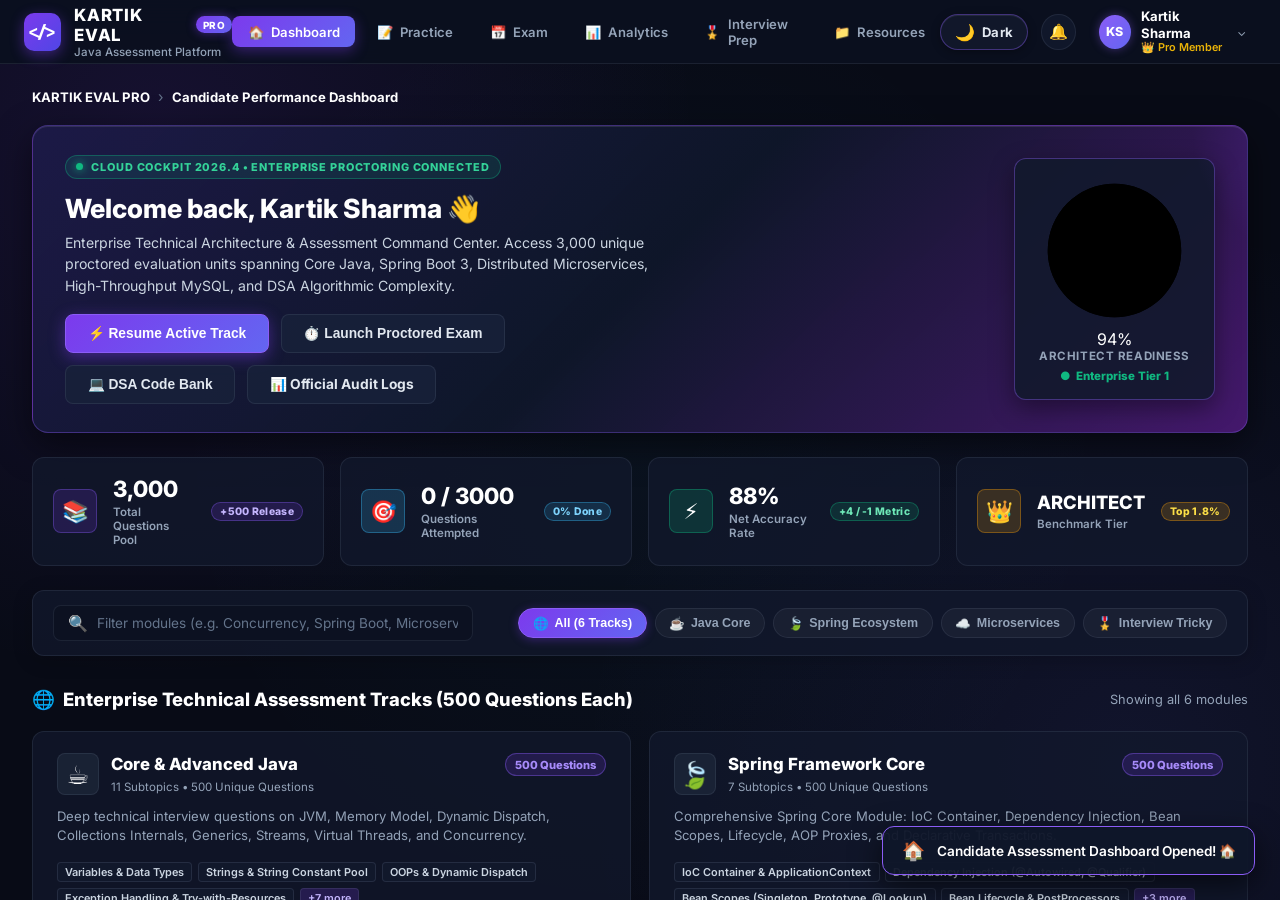
<file: GoogleForms/src/main/resources/static/index.html>
<!DOCTYPE html>
<html lang="en">
<head>
    <meta charset="UTF-8">
    <meta name="viewport" content="width=device-width, initial-scale=1.0">
    <title>Kartik Eval Pro - Candidate Assessment Dashboard (Home)</title>
    <link rel="stylesheet" href="css/interview.css?v=20261026_v12">
    <script>
        (function() {
            var saved = localStorage.getItem('kte-theme') || 'dark';
            document.documentElement.setAttribute('data-theme', saved);
            if (saved === 'light') document.documentElement.classList.add('theme-light');
        })();
    </script>
</head>
<body class="interview-body">

<!-- Proctoring Tab-Switch Notice Toast -->
<div class="proctor-toast" id="proctorToast">
    <span>⚠️ Assessment Notice: Window / Tab switch detected! Event logged.</span>
</div>

<!-- ==========================================================================
     1. TOP APPLICATION NAVIGATION BAR (HEADER)
     ========================================================================== -->
<header class="app-header">
    <!-- Left: Brand Logo & Title -->
    <a href="index.html" class="header-left-brand">
        <div class="brand-badge-icon">&lt;/&gt;</div>
        <div class="brand-text-column">
            <div class="brand-title-row">
                <span class="brand-name">KARTIK EVAL</span>
                <span class="brand-pro-tag">PRO</span>
            </div>
            <div class="brand-subline">Java Assessment Platform</div>
        </div>
    </a>

    <!-- Center: Platform Mode & Navigation Links -->
    <nav class="header-center-nav">
        <a href="index.html" class="nav-link-item active" id="navDashboard">
            <span>🏠</span> <span>Dashboard</span>
        </a>
        <a href="practice.html" class="nav-link-item" id="practiceModeBtn">
            <span>📝</span> <span>Practice</span>
        </a>
        <a href="exam.html" class="nav-link-item" id="examModeBtn">
            <span>📅</span> <span>Exam</span>
        </a>
        <a href="index.html#analytics" class="nav-link-item" id="navAnalytics" onclick="window.openDashboard()">
            <span>📊</span> <span>Analytics</span>
        </a>
        <a href="practice.html?track=interview-tricky" class="nav-link-item" id="navInterviewPrep">
            <span>🎖️</span> <span>Interview Prep</span>
        </a>
        <a href="practice.html?track=code-bank" class="nav-link-item" id="navResources">
            <span>📁</span> <span>Resources</span>
        </a>
    </nav>

    <!-- Right: Theme Switcher, Audio & Candidate Profile -->
    <div class="header-right-profile">
        <button type="button" class="btn-theme-toggle" id="btnThemeToggle" title="Switch Theme (Alt+T)" aria-label="Toggle Theme">
            <span class="theme-icon-indicator" id="themeIcon">🌙</span>
            <span class="theme-label" id="themeLabel">Dark</span>
        </button>

        <button type="button" class="btn-bell-action" id="btnToggleAudio" title="Toggle Cockpit Audio SFX">
            <span id="audioIcon">🔔</span>
        </button>
        
        <div class="user-profile-card" id="btnNavHistory" title="Candidate Profile &amp; Exam History">
            <div class="user-avatar-circle">KS</div>
            <div class="user-details">
                <span class="user-name-txt">Kartik Sharma</span>
                <span class="user-role-badge">👑 Pro Member</span>
            </div>
            <span class="user-caret-icon">⌄</span>
        </div>
    </div>
</header>

<!-- Hidden fallback selects for dynamic data compatibility -->
<select id="headerTrackSelect" style="display: none;"></select>
<select id="headerSubtopicSelect" style="display: none;"></select>

<!-- ==========================================================================
     2. FRONT PAGE DASHBOARD CONTAINER (SCROLLABLE)
     ========================================================================== -->
<main class="dashboard-scroll-wrapper" id="mainWorkspacePane">
    <div style="max-width: 1400px; margin: 0 auto; padding: 1.5rem 2rem 3.5rem; width: 100%;">
        <!-- Breadcrumb -->
        <div class="workspace-breadcrumb" style="margin-bottom: 1.25rem;">
            <span id="activeTrackTitleBreadcrumb" class="breadcrumb-track-txt">KARTIK EVAL PRO</span>
            <span class="breadcrumb-arrow">&rsaquo;</span>
            <span class="breadcrumb-active-label" id="activeSubtopicBreadcrumb">Candidate Performance Dashboard</span>
        </div>

        <!-- Dynamic Dashboard Container (populated by renderDashboard in interview.js) -->
        <div id="questionsContainer"></div>

        <div id="paginationBar" style="display: none;"></div>
    </div>
</main>

<!-- Hidden backward-compatibility elements to prevent JS reference errors -->
<div style="display: none;">
    <span id="liveScore">0 Marks</span>
    <button id="viewFocusBtn"></button>
    <button id="viewListBtn"></button>
    <button id="btnShortcutsHeader"></button>
    <button id="btnToggleFullscreen"></button>
    <button id="submitExamBtn"></button>
    <button id="dockBtnPrev"></button>
    <button id="dockBtnNext"></button>
    <button id="dockBtnFlag"></button>
    <span id="dockFlagTxt"></span>
    <button id="dockBtnClear"></button>
    <button id="dockBtnSubmit"></button>
    <span id="sidebarInfractionsCount">0</span>
    <input type="text" id="paletteSearchInput">
    <div id="paletteGrid"></div>
    <div id="sidebarTrackList"></div>
    <div id="sidebarSubtopicsList"></div>
    <span id="timerDisplay"></span>
    <span id="statAttempted"></span>
    <span id="statCorrect"></span>
    <span id="statWrong"></span>
    <span id="statAccuracy"></span>
    <div id="radialAccuracyProgress"></div>
    <span id="radialAccuracyTxt"></span>
    <button id="topBtnPrev"></button>
    <button id="topBtnNext"></button>
    <span id="headerQuestionCounter"></span>
    <div id="dockProgressFill"></div>
    <span id="dockProgressTxt"></span>
</div>

<!-- ==========================================================================
     3. DIAGNOSTIC SCORECARD MODAL (RESULT PRESENTATION)
     ========================================================================== -->
<div class="modal-overlay" id="resultModal">
    <div class="modal-card">
        <button type="button" class="modal-close-btn" id="modalCloseBtn">&times;</button>
        
        <div style="text-align: center;">
            <div style="font-size: 0.75rem; font-weight: 800; color: #a5b4fc; text-transform: uppercase; letter-spacing: 0.1em; margin-bottom: 0.4rem;">
                Official Candidate Assessment Scorecard
            </div>
            <h2 style="font-size: 1.6rem; font-weight: 800; color: #ffffff; margin-bottom: 0.35rem;" id="modalTrackName">
                Core &amp; Advanced Java
            </h2>
            <div style="font-size: 0.8rem; color: var(--text-secondary);" id="modalTimestamp">
                Completed on October 26, 2026
            </div>
        </div>

        <div class="score-hero-circle">
            <div class="num" id="modalScore">0</div>
            <div class="denom" id="modalMaxScore">/ 2000</div>
        </div>

        <div style="text-align: center;">
            <span class="status-badge pass" id="modalBadge">VERIFIED ARCHITECT LEVEL</span>
        </div>

        <div class="report-grid">
            <div class="report-box green">
                <div class="r-val" id="modalCorrect">0</div>
                <div class="r-label">Correct (+4 each)</div>
            </div>
            <div class="report-box red">
                <div class="r-val" id="modalWrong">0</div>
                <div class="r-label">Incorrect (-1 each)</div>
            </div>
            <div class="report-box blue">
                <div class="r-val" id="modalAccuracy">0%</div>
                <div class="r-label">Accuracy Rate</div>
            </div>
        </div>

        <div style="display: flex; gap: 0.75rem; margin-top: 1.25rem;">
            <button type="button" class="btn-nav-step" id="reviewExamBtn" style="flex: 1; justify-content: center;">
                🔍 Review Responses
            </button>
            <button type="button" class="btn-nav-step btn-primary-gradient" id="retakeExamBtn" style="flex: 1; justify-content: center;">
                🔄 Retake Track
            </button>
        </div>
    </div>
</div>

<!-- ==========================================================================
     4. ASSESSMENT HISTORY MODAL
     ========================================================================== -->
<div class="modal-overlay" id="historyModal">
    <div class="modal-card" style="max-width: 680px;">
        <button type="button" class="modal-close-btn" id="closeHistoryBtn">&times;</button>
        <div style="font-size: 0.75rem; font-weight: 800; color: #a5b4fc; text-transform: uppercase; letter-spacing: 0.1em; margin-bottom: 0.35rem;">
            Candidate Audit Trail
        </div>
        <h2 style="font-size: 1.5rem; font-weight: 800; color: #ffffff; margin-bottom: 1.15rem;">
            Assessment Records &amp; Diagnostic Log
        </h2>
        <div class="history-list" id="historyListContainer" style="display: flex; flex-direction: column; gap: 0.75rem; max-height: 380px; overflow-y: auto;">
            <!-- Rendered by interview.js -->
        </div>
    </div>
</div>

<!-- Global Toast Notification Container -->
<div class="app-toast-container" id="appToastContainer"></div>

<!-- Scripts -->
<script src="js/session.js?v=20261026_v12"></script>
<script src="js/interview-data.js?v=20261026_v12"></script>
<script src="js/interview.js?v=20261026_v12"></script>

</body>
</html>
</file>
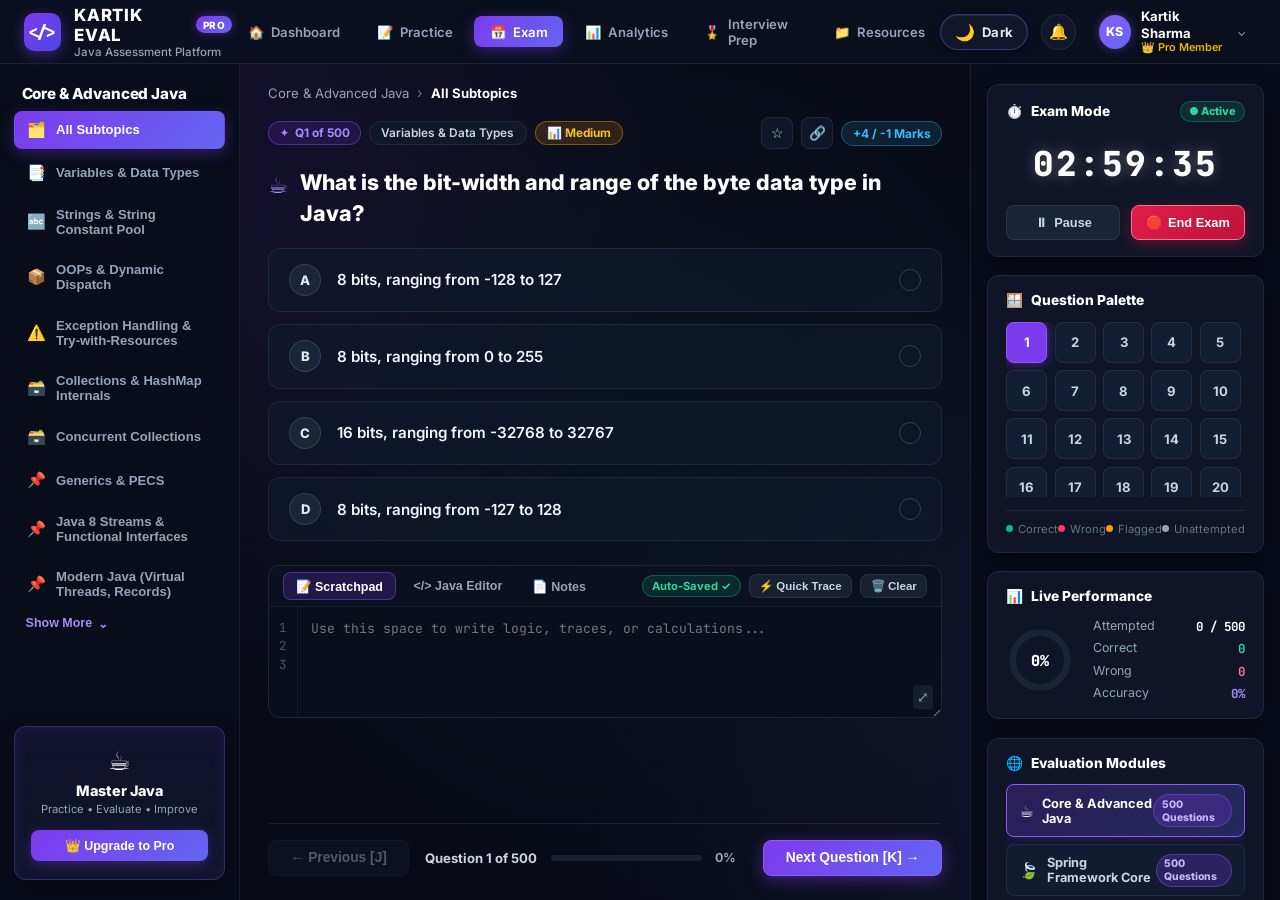
<file: GoogleForms/src/main/resources/static/exam.html>
<!DOCTYPE html>
<html lang="en">
<head>
    <meta charset="UTF-8">
    <meta name="viewport" content="width=device-width, initial-scale=1.0">
    <title>Kartik Eval Pro - Proctored Exam Mode (Official Timed Assessment)</title>
    <link rel="stylesheet" href="css/interview.css?v=20261026_v12">
    <script>
        (function() {
            var saved = localStorage.getItem('kte-theme') || 'dark';
            document.documentElement.setAttribute('data-theme', saved);
            if (saved === 'light') document.documentElement.classList.add('theme-light');
        })();
    </script>
</head>
<body class="interview-body">

<!-- Proctoring Tab-Switch Notice Toast -->
<div class="proctor-toast" id="proctorToast">
    <span>⚠️ Assessment Notice: Window / Tab switch detected! Event logged.</span>
</div>

<!-- ==========================================================================
     1. TOP APPLICATION NAVIGATION BAR (HEADER)
     ========================================================================== -->
<header class="app-header">
    <!-- Left: Brand Logo & Title -->
    <a href="index.html" class="header-left-brand">
        <div class="brand-badge-icon">&lt;/&gt;</div>
        <div class="brand-text-column">
            <div class="brand-title-row">
                <span class="brand-name">KARTIK EVAL</span>
                <span class="brand-pro-tag">PRO</span>
            </div>
            <div class="brand-subline">Java Assessment Platform</div>
        </div>
    </a>

    <!-- Center: Platform Mode & Navigation Links -->
    <nav class="header-center-nav">
        <a href="index.html" class="nav-link-item" id="navDashboard">
            <span>🏠</span> <span>Dashboard</span>
        </a>
        <a href="practice.html" class="nav-link-item" id="practiceModeBtn">
            <span>📝</span> <span>Practice</span>
        </a>
        <a href="exam.html" class="nav-link-item active" id="examModeBtn">
            <span>📅</span> <span>Exam</span>
        </a>
        <a href="index.html#analytics" class="nav-link-item" id="navAnalytics">
            <span>📊</span> <span>Analytics</span>
        </a>
        <a href="exam.html?track=interview-tricky" class="nav-link-item" id="navInterviewPrep">
            <span>🎖️</span> <span>Interview Prep</span>
        </a>
        <a href="practice.html?track=code-bank" class="nav-link-item" id="navResources">
            <span>📁</span> <span>Resources</span>
        </a>
    </nav>

    <!-- Right: Theme Switcher, Audio & Candidate Profile -->
    <div class="header-right-profile">
        <button type="button" class="btn-theme-toggle" id="btnThemeToggle" title="Switch Theme (Alt+T)" aria-label="Toggle Theme">
            <span class="theme-icon-indicator" id="themeIcon">🌙</span>
            <span class="theme-label" id="themeLabel">Dark</span>
        </button>

        <button type="button" class="btn-bell-action" id="btnToggleAudio" title="Toggle Cockpit Audio SFX">
            <span id="audioIcon">🔔</span>
        </button>
        
        <div class="user-profile-card" id="btnNavHistory" title="Candidate Profile &amp; Exam History">
            <div class="user-avatar-circle">KS</div>
            <div class="user-details">
                <span class="user-name-txt">Kartik Sharma</span>
                <span class="user-role-badge">👑 Pro Member</span>
            </div>
            <span class="user-caret-icon">⌄</span>
        </div>
    </div>
</header>

<!-- Hidden fallback selects for dynamic data compatibility -->
<select id="headerTrackSelect" style="display: none;"></select>
<select id="headerSubtopicSelect" style="display: none;"></select>

<!-- ==========================================================================
     2. THREE-COLUMN APPLICATION WORKSPACE (EXAM ARENA)
     ========================================================================== -->
<div class="app-main-layout">

    <!-- COLUMN 1: LEFT SIDEBAR (SUBTOPICS & PROMO) -->
    <aside class="sidebar-left-pane">
        <div>
            <div class="sidebar-track-title" id="leftSidebarTrackTitle">
                Core &amp; Advanced Java
            </div>

            <div class="sidebar-subtopics-list" id="sidebarSubtopicsList">
                <!-- Dynamically populated by interview.js -->
            </div>

            <button type="button" class="subtopic-show-more" id="btnShowMoreSubtopics">
                <span>Show More</span> <span>⌄</span>
            </button>
        </div>

        <!-- Master Java Promo Card -->
        <div class="sidebar-promo-card">
            <div class="promo-coffee-icon">☕</div>
            <div class="promo-heading">Master Java</div>
            <div class="promo-subtext">Practice &bull; Evaluate &bull; Improve</div>
            <button type="button" class="btn-promo-action" onclick="window.showToast('You are on the Pro Enterprise Tier!', 'success', '👑')">
                👑 Upgrade to Pro
            </button>
        </div>
    </aside>

    <!-- COLUMN 2: CENTER WORKSPACE (EXAM QUESTION ARENA) -->
    <main class="workspace-center-pane" id="mainWorkspacePane">
        <div>
            <!-- Breadcrumb Navigation -->
            <div class="workspace-breadcrumb">
                <span id="activeTrackTitleBreadcrumb">Core &amp; Advanced Java</span>
                <span class="breadcrumb-arrow">&rsaquo;</span>
                <span class="breadcrumb-active-label" id="activeSubtopicBreadcrumb">All Subtopics</span>
            </div>

            <!-- Dynamic Question / List Container -->
            <div id="questionsContainer">
                <!-- Dynamically injected by buildQuestionCardHtml in interview.js -->
            </div>

            <!-- Pagination Bar for List View (if active) -->
            <div id="paginationBar" style="display: none;"></div>
        </div>

        <!-- Center Bottom Navigation Bar -->
        <div class="center-bottom-navbar">
            <button type="button" class="btn-nav-step" id="topBtnPrev" onclick="window.navigatePrev()" title="Previous Question (J)">
                &larr; Previous [J]
            </button>

            <div class="center-progress-wrapper">
                <span class="center-q-count" id="headerQuestionCounter">Question 1 of 500</span>
                <div class="center-track">
                    <div class="center-fill" id="dockProgressFill" style="width: 0.2%;"></div>
                </div>
                <span class="center-pct" id="dockProgressTxt">0%</span>
            </div>

            <button type="button" class="btn-nav-step btn-primary-gradient" id="topBtnNext" onclick="window.navigateNext()" title="Next Question (K)">
                Next Question [K] &rarr;
            </button>
        </div>
    </main>

    <!-- COLUMN 3: RIGHT SIDEBAR (EXAM COCKPIT CARDS) -->
    <aside class="sidebar-right-pane">
        
        <!-- CARD 1: EXAM MODE COCKPIT -->
        <div class="cockpit-panel-card">
            <div class="cockpit-card-header">
                <div style="display: flex; align-items: center; gap: 0.45rem;">
                    <span>⏱️</span>
                    <span id="timerCockpitTitle">Exam Mode</span>
                </div>
                <span class="timer-active-badge" id="timerStatusBadge">● Active</span>
            </div>

            <div class="digital-timer-clock" id="timerDisplay">
                02:59:36
            </div>

            <div class="timer-btn-row">
                <button type="button" class="btn-timer-pause" id="btnCockpitPause">
                    <span id="cockpitPauseIcon">⏸</span> <span id="cockpitPauseText">Pause</span>
                </button>
                <button type="button" class="btn-timer-end" id="btnCockpitEnd">
                    <span>🛑</span> <span id="cockpitEndText">End Exam</span>
                </button>
            </div>
        </div>

        <!-- CARD 2: QUESTION PALETTE -->
        <div class="cockpit-panel-card">
            <div class="cockpit-card-header">
                <div style="display: flex; align-items: center; gap: 0.45rem;">
                    <span>🪟</span>
                    <span>Question Palette</span>
                </div>
            </div>

            <!-- Number Matrix Grid -->
            <div class="palette-matrix-grid" id="paletteGrid">
                <!-- Dynamically populated by interview.js -->
            </div>

            <!-- Palette Status Legend -->
            <div class="palette-legend-row">
                <div class="legend-item"><span class="dot-indicator green"></span> Correct</div>
                <div class="legend-item"><span class="dot-indicator red"></span> Wrong</div>
                <div class="legend-item"><span class="dot-indicator yellow"></span> Flagged</div>
                <div class="legend-item"><span class="dot-indicator gray"></span> Unattempted</div>
            </div>
        </div>

        <!-- CARD 3: LIVE PERFORMANCE METRICS -->
        <div class="cockpit-panel-card">
            <div class="cockpit-card-header">
                <div style="display: flex; align-items: center; gap: 0.45rem;">
                    <span>📊</span>
                    <span>Live Performance</span>
                </div>
            </div>

            <div class="performance-body-flex">
                <!-- Radial Accuracy Ring -->
                <div class="radial-gauge-container">
                    <svg class="radial-svg" viewBox="0 0 36 36">
                        <circle class="radial-bg" cx="18" cy="18" r="14.5"></circle>
                        <circle class="radial-progress" id="radialAccuracyProgress" cx="18" cy="18" r="14.5"></circle>
                    </svg>
                    <div class="radial-text-pct" id="radialAccuracyTxt">0%</div>
                </div>

                <!-- Stats Breakdown Table -->
                <div class="performance-stats-table">
                    <div class="perf-stat-row">
                        <span>Attempted</span>
                        <strong id="statAttempted">0 / 500</strong>
                    </div>
                    <div class="perf-stat-row">
                        <span>Correct</span>
                        <strong id="statCorrect" style="color: #34d399;">0</strong>
                    </div>
                    <div class="perf-stat-row">
                        <span>Wrong</span>
                        <strong id="statWrong" style="color: #fb7185;">0</strong>
                    </div>
                    <div class="perf-stat-row">
                        <span>Accuracy</span>
                        <strong id="statAccuracy" style="color: #a78bfa;">0%</strong>
                    </div>
                </div>
            </div>
        </div>

        <!-- CARD 4: EVALUATION MODULES (TRACK SWITCHER) -->
        <div class="cockpit-panel-card">
            <div class="cockpit-card-header">
                <div style="display: flex; align-items: center; gap: 0.45rem;">
                    <span>🌐</span>
                    <span>Evaluation Modules</span>
                </div>
            </div>

            <div class="evaluation-modules-list" id="sidebarTrackList">
                <!-- Populated dynamically by interview.js -->
            </div>
        </div>

    </aside>

</div>

<!-- Hidden backward-compatibility elements to prevent JS reference errors -->
<div style="display: none;">
    <span id="liveScore">0 Marks</span>
    <button id="viewFocusBtn"></button>
    <button id="viewListBtn"></button>
    <button id="btnShortcutsHeader"></button>
    <button id="btnToggleFullscreen"></button>
    <button id="submitExamBtn"></button>
    <button id="dockBtnPrev"></button>
    <button id="dockBtnNext"></button>
    <button id="dockBtnFlag"></button>
    <span id="dockFlagTxt"></span>
    <button id="dockBtnClear"></button>
    <button id="dockBtnSubmit"></button>
    <span id="sidebarInfractionsCount">0</span>
    <input type="text" id="paletteSearchInput">
</div>

<!-- ==========================================================================
     3. DIAGNOSTIC SCORECARD MODAL (RESULT PRESENTATION)
     ========================================================================== -->
<div class="modal-overlay" id="resultModal">
    <div class="modal-card">
        <button type="button" class="modal-close-btn" id="modalCloseBtn">&times;</button>
        
        <div style="text-align: center;">
            <div style="font-size: 0.75rem; font-weight: 800; color: #a5b4fc; text-transform: uppercase; letter-spacing: 0.1em; margin-bottom: 0.4rem;">
                Official Candidate Assessment Scorecard
            </div>
            <h2 style="font-size: 1.6rem; font-weight: 800; color: #ffffff; margin-bottom: 0.35rem;" id="modalTrackName">
                Core &amp; Advanced Java
            </h2>
            <div style="font-size: 0.8rem; color: var(--text-secondary);" id="modalTimestamp">
                Completed on October 26, 2026
            </div>
        </div>

        <div class="score-hero-circle">
            <div class="num" id="modalScore">0</div>
            <div class="denom" id="modalMaxScore">/ 2000</div>
        </div>

        <div style="text-align: center;">
            <span class="status-badge pass" id="modalBadge">VERIFIED ARCHITECT LEVEL</span>
        </div>

        <div class="report-grid">
            <div class="report-box green">
                <div class="r-val" id="modalCorrect">0</div>
                <div class="r-label">Correct (+4 each)</div>
            </div>
            <div class="report-box red">
                <div class="r-val" id="modalWrong">0</div>
                <div class="r-label">Incorrect (-1 each)</div>
            </div>
            <div class="report-box blue">
                <div class="r-val" id="modalAccuracy">0%</div>
                <div class="r-label">Accuracy Rate</div>
            </div>
        </div>

        <div style="display: flex; gap: 0.75rem; margin-top: 1.25rem;">
            <button type="button" class="btn-nav-step" id="reviewExamBtn" style="flex: 1; justify-content: center;">
                🔍 Review Responses
            </button>
            <button type="button" class="btn-nav-step btn-primary-gradient" id="retakeExamBtn" style="flex: 1; justify-content: center;">
                🔄 Retake Track
            </button>
        </div>
    </div>
</div>

<!-- ==========================================================================
     4. ASSESSMENT HISTORY MODAL
     ========================================================================== -->
<div class="modal-overlay" id="historyModal">
    <div class="modal-card" style="max-width: 680px;">
        <button type="button" class="modal-close-btn" id="closeHistoryBtn">&times;</button>
        <div style="font-size: 0.75rem; font-weight: 800; color: #a5b4fc; text-transform: uppercase; letter-spacing: 0.1em; margin-bottom: 0.35rem;">
            Candidate Audit Trail
        </div>
        <h2 style="font-size: 1.5rem; font-weight: 800; color: #ffffff; margin-bottom: 1.15rem;">
            Assessment Records &amp; Diagnostic Log
        </h2>
        <div class="history-list" id="historyListContainer" style="display: flex; flex-direction: column; gap: 0.75rem; max-height: 380px; overflow-y: auto;">
            <!-- Rendered by interview.js -->
        </div>
    </div>
</div>

<!-- Global Toast Notification Container -->
<div class="app-toast-container" id="appToastContainer"></div>

<!-- Scripts -->
<script src="js/session.js?v=20261026_v12"></script>
<script src="js/interview-data.js?v=20261026_v12"></script>
<script src="js/interview.js?v=20261026_v12"></script>

</body>
</html>
</file>
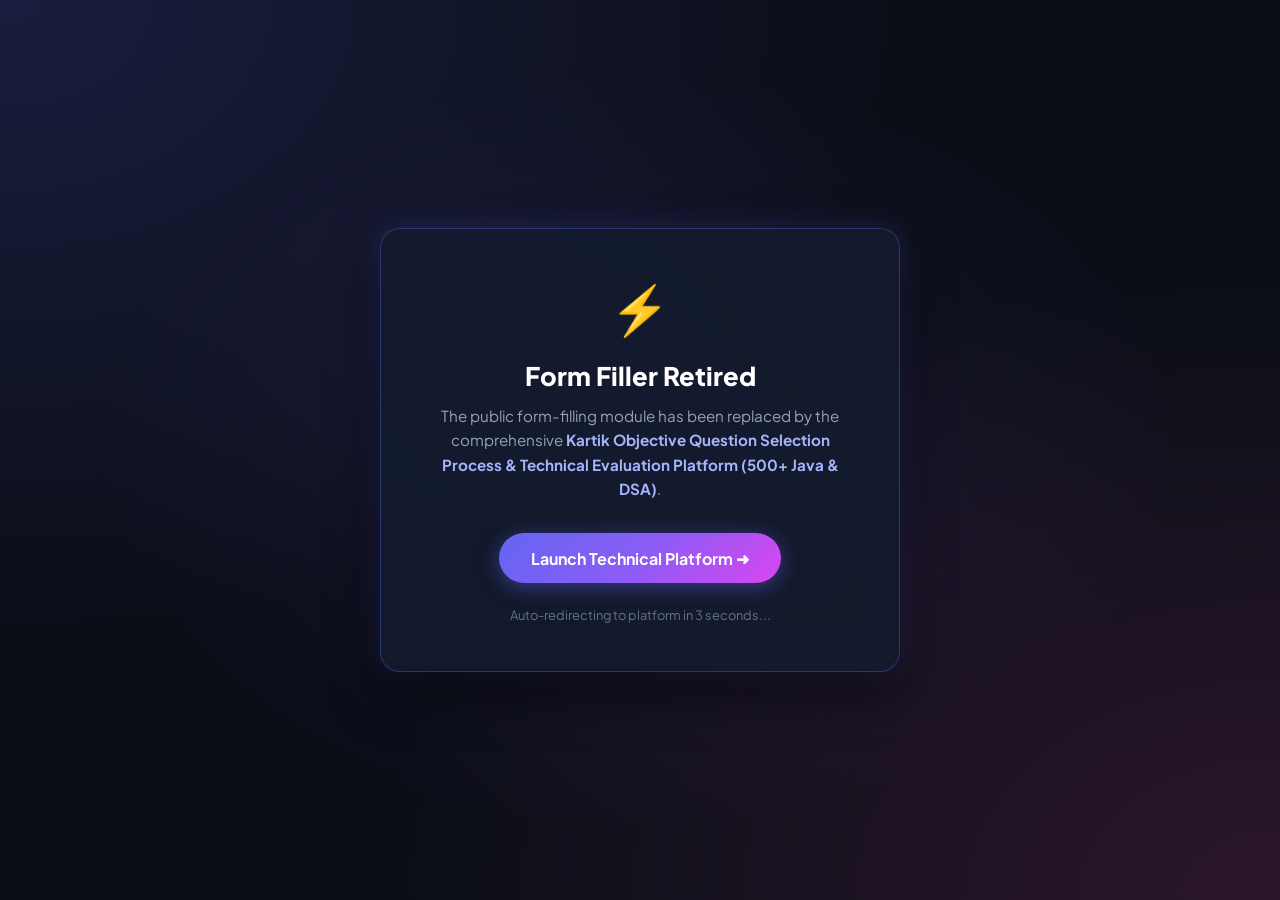
<file: GoogleForms/src/main/resources/static/form.html>
<!DOCTYPE html>
<html lang="en">
<head>
    <meta charset="UTF-8">
    <meta name="viewport" content="width=device-width, initial-scale=1.0">
    <meta http-equiv="refresh" content="3; url=index.html">
    <title>Redirecting to Kartik Technical Assessment Platform</title>
    <link rel="stylesheet" href="css/auth.css?v=20261026_v12">
    <script>
        (function() {
            var saved = localStorage.getItem('kte-theme') || 'dark';
            document.documentElement.setAttribute('data-theme', saved);
            if (saved === 'light') document.documentElement.classList.add('theme-light');
        })();
    </script>
    <style>
        .redirect-card {
            background: rgba(19, 27, 46, 0.9);
            border: 1.5px solid rgba(99, 102, 241, 0.35);
            border-radius: 20px;
            padding: 3rem 2.5rem;
            max-width: 520px;
            width: 100%;
            text-align: center;
            box-shadow: 0 20px 50px rgba(0, 0, 0, 0.6), 0 0 30px rgba(99, 102, 241, 0.25);
            backdrop-filter: blur(20px);
        }
        .redirect-icon {
            font-size: 3rem;
            margin-bottom: 1.25rem;
            display: inline-block;
            animation: bounce 2s infinite ease-in-out;
        }
        @keyframes bounce {
            0%, 100% { transform: translateY(0); }
            50% { transform: translateY(-8px); }
        }
        .redirect-title {
            font-size: 1.6rem;
            font-weight: 800;
            color: #ffffff;
            margin-bottom: 0.75rem;
        }
        .redirect-desc {
            font-size: 0.95rem;
            color: #94a3b8;
            line-height: 1.6;
            margin-bottom: 2rem;
        }
        .btn-launch {
            display: inline-flex;
            align-items: center;
            justify-content: center;
            gap: 0.6rem;
            background: linear-gradient(135deg, #6366f1, #8b5cf6, #d946ef);
            color: #ffffff;
            font-weight: 700;
            font-size: 1rem;
            text-decoration: none;
            padding: 0.9rem 2rem;
            border-radius: 9999px;
            box-shadow: 0 4px 20px rgba(99, 102, 241, 0.45);
            transition: all 0.25s ease;
        }
        .btn-launch:hover {
            transform: translateY(-2px);
            box-shadow: 0 8px 25px rgba(99, 102, 241, 0.6);
        }
    </style>
</head>
<body class="auth-body">

<div class="redirect-card">
    <div class="redirect-icon">⚡</div>
    <h1 class="redirect-title">Form Filler Retired</h1>
    <p class="redirect-desc">
        The public form-filling module has been replaced by the comprehensive 
        <strong style="color: #a5b4fc;">Kartik Objective Question Selection Process &amp; Technical Evaluation Platform (500+ Java &amp; DSA)</strong>.
    </p>
    <a href="index.html" class="btn-launch">
        Launch Technical Platform ➜
    </a>
    <p style="font-size: 0.8rem; color: #64748b; margin-top: 1.5rem;">
        Auto-redirecting to platform in 3 seconds...
    </p>
</div>

</body>
</html>
</file>
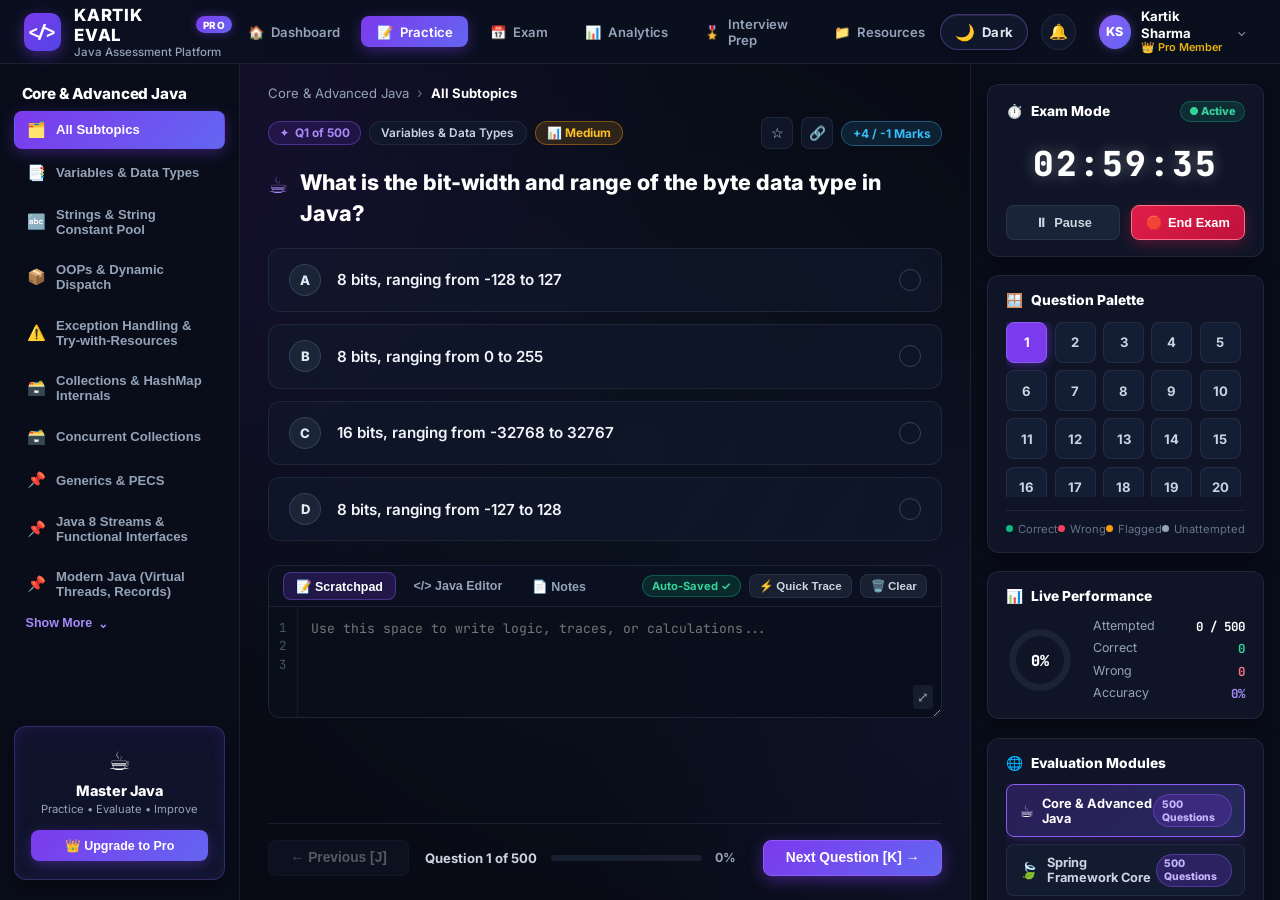
<file: GoogleForms/src/main/resources/static/interview.html>
<!DOCTYPE html>
<html lang="en">
<head>
    <meta charset="UTF-8">
    <meta name="viewport" content="width=device-width, initial-scale=1.0">
    <title>Kartik Enterprise Technical Evaluation &amp; Assessment Suite 2026</title>
    <link rel="stylesheet" href="css/interview.css?v=20261026_v12">
    <script>
        (function() {
            var saved = localStorage.getItem('kte-theme') || 'dark';
            document.documentElement.setAttribute('data-theme', saved);
            if (saved === 'light') document.documentElement.classList.add('theme-light');
        })();
    </script>
</head>
<body class="interview-body">

<!-- Proctoring Tab-Switch Notice Toast -->
<div class="proctor-toast" id="proctorToast">
    <span>⚠️ Assessment Notice: Window / Tab switch detected! Event logged.</span>
</div>

<!-- ==========================================================================
     1. TOP APPLICATION NAVIGATION BAR (HEADER)
     ========================================================================== -->
<header class="app-header">
    <!-- Left: Brand Logo & Title -->
    <a href="index.html" class="header-left-brand">
        <div class="brand-badge-icon">&lt;/&gt;</div>
        <div class="brand-text-column">
            <div class="brand-title-row">
                <span class="brand-name">KARTIK EVAL</span>
                <span class="brand-pro-tag">PRO</span>
            </div>
            <div class="brand-subline">Java Assessment Platform</div>
        </div>
    </a>

    <!-- Center: Platform Mode & Navigation Links -->
    <nav class="header-center-nav">
        <a href="index.html" class="nav-link-item" id="navDashboard">
            <span>🏠</span> <span>Dashboard</span>
        </a>
        <a href="practice.html" class="nav-link-item active" id="practiceModeBtn">
            <span>📝</span> <span>Practice</span>
        </a>
        <a href="exam.html" class="nav-link-item" id="examModeBtn">
            <span>📅</span> <span>Exam</span>
        </a>
        <a href="index.html#analytics" class="nav-link-item" id="navAnalytics">
            <span>📊</span> <span>Analytics</span>
        </a>
        <a href="practice.html?track=interview-tricky" class="nav-link-item" id="navInterviewPrep">
            <span>🎖️</span> <span>Interview Prep</span>
        </a>
        <a href="practice.html?track=code-bank" class="nav-link-item" id="navResources">
            <span>📁</span> <span>Resources</span>
        </a>
    </nav>

    <!-- Right: Theme Switcher, Audio & Candidate Profile -->
    <div class="header-right-profile">
        <button type="button" class="btn-theme-toggle" id="btnThemeToggle" title="Switch Theme (Alt+T)" aria-label="Toggle Theme">
            <span class="theme-icon-indicator" id="themeIcon">🌙</span>
            <span class="theme-label" id="themeLabel">Dark</span>
        </button>

        <button type="button" class="btn-bell-action" id="btnToggleAudio" title="Toggle Cockpit Audio SFX">
            <span id="audioIcon">🔔</span>
        </button>
        
        <div class="user-profile-card" id="btnNavHistory" title="Candidate Profile &amp; Exam History">
            <div class="user-avatar-circle">KS</div>
            <div class="user-details">
                <span class="user-name-txt">Kartik Sharma</span>
                <span class="user-role-badge">👑 Pro Member</span>
            </div>
            <span class="user-caret-icon">⌄</span>
        </div>
    </div>
</header>

<!-- Hidden fallback selects for dynamic data compatibility -->
<select id="headerTrackSelect" style="display: none;"></select>
<select id="headerSubtopicSelect" style="display: none;"></select>

<!-- ==========================================================================
     2. THREE-COLUMN APPLICATION WORKSPACE
     ========================================================================== -->
<div class="app-main-layout">

    <!-- COLUMN 1: LEFT SIDEBAR (SUBTOPICS & PROMO) -->
    <aside class="sidebar-left-pane">
        <div>
            <div class="sidebar-track-title" id="leftSidebarTrackTitle">
                Core &amp; Advanced Java
            </div>

            <div class="sidebar-subtopics-list" id="sidebarSubtopicsList">
                <!-- Dynamically populated by interview.js -->
            </div>

            <button type="button" class="subtopic-show-more" id="btnShowMoreSubtopics">
                <span>Show More</span> <span>⌄</span>
            </button>
        </div>

        <!-- Master Java Promo Card -->
        <div class="sidebar-promo-card">
            <div class="promo-coffee-icon">☕</div>
            <div class="promo-heading">Master Java</div>
            <div class="promo-subtext">Practice &bull; Evaluate &bull; Improve</div>
            <button type="button" class="btn-promo-action" onclick="window.showToast('You are on the Pro Enterprise Tier!', 'success', '👑')">
                👑 Upgrade to Pro
            </button>
        </div>
    </aside>

    <!-- COLUMN 2: CENTER WORKSPACE (QUESTION ARENA) -->
    <main class="workspace-center-pane" id="mainWorkspacePane">
        <div>
            <!-- Breadcrumb Navigation -->
            <div class="workspace-breadcrumb">
                <span id="activeTrackTitleBreadcrumb">Core &amp; Advanced Java</span>
                <span class="breadcrumb-arrow">&rsaquo;</span>
                <span class="breadcrumb-active-label" id="activeSubtopicBreadcrumb">All Subtopics</span>
            </div>

            <!-- Dynamic Question / List Container -->
            <div id="questionsContainer">
                <!-- Dynamically injected by buildQuestionCardHtml in interview.js -->
            </div>

            <!-- Pagination Bar for List View (if active) -->
            <div id="paginationBar" style="display: none;"></div>
        </div>

        <!-- Center Bottom Navigation Bar -->
        <div class="center-bottom-navbar">
            <button type="button" class="btn-nav-step" id="topBtnPrev" onclick="window.navigatePrev()" title="Previous Question (J)">
                &larr; Previous [J]
            </button>

            <div class="center-progress-wrapper">
                <span class="center-q-count" id="headerQuestionCounter">Question 1 of 500</span>
                <div class="center-track">
                    <div class="center-fill" id="dockProgressFill" style="width: 0.2%;"></div>
                </div>
                <span class="center-pct" id="dockProgressTxt">0%</span>
            </div>

            <button type="button" class="btn-nav-step btn-primary-gradient" id="topBtnNext" onclick="window.navigateNext()" title="Next Question (K)">
                Next Question [K] &rarr;
            </button>
        </div>
    </main>

    <!-- COLUMN 3: RIGHT SIDEBAR (COCKPIT CARDS) -->
    <aside class="sidebar-right-pane">
        
        <!-- CARD 1: EXAM MODE / TIMER COCKPIT -->
        <div class="cockpit-panel-card">
            <div class="cockpit-card-header">
                <div style="display: flex; align-items: center; gap: 0.45rem;">
                    <span>⏱️</span>
                    <span id="timerCockpitTitle">Exam Mode</span>
                </div>
                <span class="timer-active-badge" id="timerStatusBadge">● Active</span>
            </div>

            <div class="digital-timer-clock" id="timerDisplay">
                02:59:36
            </div>

            <div class="timer-btn-row">
                <button type="button" class="btn-timer-pause" id="btnCockpitPause">
                    <span id="cockpitPauseIcon">⏸</span> <span id="cockpitPauseText">Pause</span>
                </button>
                <button type="button" class="btn-timer-end" id="btnCockpitEnd">
                    <span>🛑</span> <span id="cockpitEndText">End Exam</span>
                </button>
            </div>
        </div>

        <!-- CARD 2: QUESTION PALETTE -->
        <div class="cockpit-panel-card">
            <div class="cockpit-card-header">
                <div style="display: flex; align-items: center; gap: 0.45rem;">
                    <span>🪟</span>
                    <span>Question Palette</span>
                </div>
            </div>

            <!-- Number Matrix Grid -->
            <div class="palette-matrix-grid" id="paletteGrid">
                <!-- Dynamically populated by interview.js -->
            </div>

            <!-- Palette Status Legend -->
            <div class="palette-legend-row">
                <div class="legend-item"><span class="dot-indicator green"></span> Correct</div>
                <div class="legend-item"><span class="dot-indicator red"></span> Wrong</div>
                <div class="legend-item"><span class="dot-indicator yellow"></span> Flagged</div>
                <div class="legend-item"><span class="dot-indicator gray"></span> Unattempted</div>
            </div>
        </div>

        <!-- CARD 3: LIVE PERFORMANCE METRICS -->
        <div class="cockpit-panel-card">
            <div class="cockpit-card-header">
                <div style="display: flex; align-items: center; gap: 0.45rem;">
                    <span>📊</span>
                    <span>Live Performance</span>
                </div>
            </div>

            <div class="performance-body-flex">
                <!-- Radial Accuracy Ring -->
                <div class="radial-gauge-container">
                    <svg class="radial-svg" viewBox="0 0 36 36">
                        <circle class="radial-bg" cx="18" cy="18" r="14.5"></circle>
                        <circle class="radial-progress" id="radialAccuracyProgress" cx="18" cy="18" r="14.5"></circle>
                    </svg>
                    <div class="radial-text-pct" id="radialAccuracyTxt">0%</div>
                </div>

                <!-- Stats Breakdown Table -->
                <div class="performance-stats-table">
                    <div class="perf-stat-row">
                        <span>Attempted</span>
                        <strong id="statAttempted">0 / 500</strong>
                    </div>
                    <div class="perf-stat-row">
                        <span>Correct</span>
                        <strong id="statCorrect" style="color: #34d399;">0</strong>
                    </div>
                    <div class="perf-stat-row">
                        <span>Wrong</span>
                        <strong id="statWrong" style="color: #fb7185;">0</strong>
                    </div>
                    <div class="perf-stat-row">
                        <span>Accuracy</span>
                        <strong id="statAccuracy" style="color: #a78bfa;">0%</strong>
                    </div>
                </div>
            </div>
        </div>

        <!-- CARD 4: EVALUATION MODULES (TRACK SWITCHER) -->
        <div class="cockpit-panel-card">
            <div class="cockpit-card-header">
                <div style="display: flex; align-items: center; gap: 0.45rem;">
                    <span>🌐</span>
                    <span>Evaluation Modules</span>
                </div>
            </div>

            <div class="evaluation-modules-list" id="sidebarTrackList">
                <!-- Populated dynamically by interview.js -->
            </div>
        </div>

    </aside>

</div>

<!-- Hidden backward-compatibility elements to prevent JS reference errors -->
<div style="display: none;">
    <span id="liveScore">0 Marks</span>
    <button id="viewFocusBtn"></button>
    <button id="viewListBtn"></button>
    <button id="btnShortcutsHeader"></button>
    <button id="btnToggleFullscreen"></button>
    <button id="submitExamBtn"></button>
    <button id="dockBtnPrev"></button>
    <button id="dockBtnNext"></button>
    <button id="dockBtnFlag"></button>
    <span id="dockFlagTxt"></span>
    <button id="dockBtnClear"></button>
    <button id="dockBtnSubmit"></button>
    <span id="sidebarInfractionsCount">0</span>
    <input type="text" id="paletteSearchInput">
</div>

<!-- ==========================================================================
     3. DIAGNOSTIC SCORECARD MODAL (RESULT PRESENTATION)
     ========================================================================== -->
<div class="modal-overlay" id="resultModal">
    <div class="modal-card">
        <button type="button" class="modal-close-btn" id="modalCloseBtn">&times;</button>
        
        <div style="text-align: center;">
            <div style="font-size: 0.75rem; font-weight: 800; color: #a5b4fc; text-transform: uppercase; letter-spacing: 0.1em; margin-bottom: 0.4rem;">
                Official Candidate Assessment Scorecard
            </div>
            <h2 style="font-size: 1.6rem; font-weight: 800; color: #ffffff; margin-bottom: 0.35rem;" id="modalTrackName">
                Core &amp; Advanced Java
            </h2>
            <div style="font-size: 0.8rem; color: var(--text-secondary);" id="modalTimestamp">
                Completed on October 26, 2026
            </div>
        </div>

        <div class="score-hero-circle">
            <div class="num" id="modalScore">0</div>
            <div class="denom" id="modalMaxScore">/ 2000</div>
        </div>

        <div style="text-align: center;">
            <span class="status-badge pass" id="modalBadge">VERIFIED ARCHITECT LEVEL</span>
        </div>

        <div class="report-grid">
            <div class="report-box green">
                <div class="r-val" id="modalCorrect">0</div>
                <div class="r-label">Correct (+4 each)</div>
            </div>
            <div class="report-box red">
                <div class="r-val" id="modalWrong">0</div>
                <div class="r-label">Incorrect (-1 each)</div>
            </div>
            <div class="report-box blue">
                <div class="r-val" id="modalAccuracy">0%</div>
                <div class="r-label">Accuracy Rate</div>
            </div>
        </div>

        <div style="display: flex; gap: 0.75rem; margin-top: 1.25rem;">
            <button type="button" class="btn-nav-step" id="reviewExamBtn" style="flex: 1; justify-content: center;">
                🔍 Review Responses
            </button>
            <button type="button" class="btn-nav-step btn-primary-gradient" id="retakeExamBtn" style="flex: 1; justify-content: center;">
                🔄 Retake Track
            </button>
        </div>
    </div>
</div>

<!-- ==========================================================================
     4. ASSESSMENT HISTORY MODAL
     ========================================================================== -->
<div class="modal-overlay" id="historyModal">
    <div class="modal-card" style="max-width: 680px;">
        <button type="button" class="modal-close-btn" id="closeHistoryBtn">&times;</button>
        <div style="font-size: 0.75rem; font-weight: 800; color: #a5b4fc; text-transform: uppercase; letter-spacing: 0.1em; margin-bottom: 0.35rem;">
            Candidate Audit Trail
        </div>
        <h2 style="font-size: 1.5rem; font-weight: 800; color: #ffffff; margin-bottom: 1.15rem;">
            Assessment Records &amp; Diagnostic Log
        </h2>
        <div class="history-list" id="historyListContainer" style="display: flex; flex-direction: column; gap: 0.75rem; max-height: 380px; overflow-y: auto;">
            <!-- Rendered by interview.js -->
        </div>
    </div>
</div>

<!-- Global Toast Notification Container -->
<div class="app-toast-container" id="appToastContainer"></div>

<!-- Scripts -->
<script src="js/session.js?v=20261026_v12"></script>
<script src="js/interview-data.js?v=20261026_v12"></script>
<script src="js/interview.js?v=20261026_v12"></script>

</body>
</html>
</file>
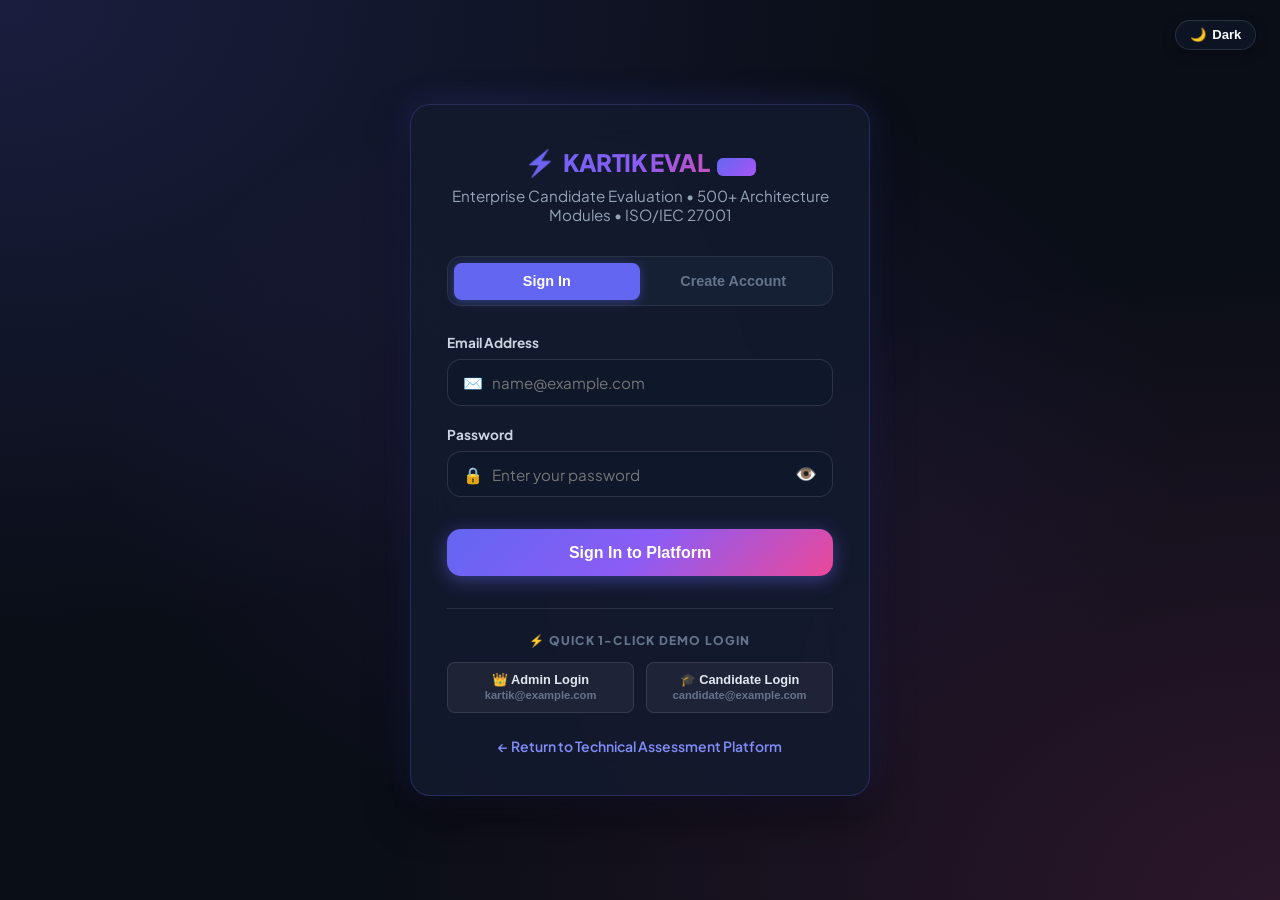
<file: GoogleForms/src/main/resources/static/login.html>
<!DOCTYPE html>
<html lang="en">
<head>
    <meta charset="UTF-8">
    <meta name="viewport" content="width=device-width, initial-scale=1.0">
    <title>Sign In &bull; Kartik Technical Interview &amp; Evaluation Suite</title>
    <link rel="stylesheet" href="css/auth.css?v=20261026_v12">
    <script>
        (function() {
            var saved = localStorage.getItem('kte-theme') || 'dark';
            document.documentElement.setAttribute('data-theme', saved);
            if (saved === 'light') document.documentElement.classList.add('theme-light');
        })();
    </script>
</head>
<body class="auth-body">

<!-- Floating Top-Right Controls -->
<div style="position: fixed; top: 1.25rem; right: 1.5rem; z-index: 999; display: flex; align-items: center; gap: 0.75rem;">
    <button type="button" class="btn-theme-toggle" id="btnThemeToggle" title="Switch Theme (Alt+T)" aria-label="Toggle Theme" style="background: rgba(15, 23, 42, 0.7); backdrop-filter: blur(12px); border: 1px solid rgba(255,255,255,0.12); padding: 0.4rem 0.85rem; border-radius: 9999px; cursor: pointer; display: inline-flex; align-items: center; gap: 0.4rem; color: #f8fafc; font-weight: 600; font-size: 0.82rem; transition: all 0.25s ease;">
        <span class="theme-icon-indicator" id="themeIcon">🌙</span>
        <span class="theme-label" id="themeLabel">Dark</span>
    </button>
</div>

<div class="auth-card-container">
    <div class="auth-card">

        <div class="auth-header">
            <div class="auth-brand-logo">
                <span style="font-size: 1.6rem;">⚡</span>
                <span style="font-weight: 800; letter-spacing: -0.02em;">KARTIK EVAL <span style="background: linear-gradient(135deg, #6366f1, #a855f7); color: #fff; font-size: 0.68rem; font-weight: 900; padding: 0.15rem 0.5rem; border-radius: 6px; margin-left: 0.3rem;">PRO</span></span>
            </div>
            <p class="auth-subtitle" id="authSubtitle">
                Enterprise Candidate Evaluation &bull; 500+ Architecture Modules &bull; ISO/IEC 27001
            </p>
        </div>

        <!-- Mode Tabs -->
        <div class="auth-tabs">
            <button type="button" class="auth-tab-btn active" id="tabSignIn">Sign In</button>
            <button type="button" class="auth-tab-btn" id="tabSignUp">Create Account</button>
        </div>

        <!-- Status Message Banner -->
        <div id="authStatus" class="auth-status"></div>

        <!-- SIGN IN FORM -->
        <form id="signInForm" class="auth-form">
            <div class="form-group">
                <label for="loginEmail">Email Address</label>
                <div class="input-wrapper">
                    <span class="input-icon">✉️</span>
                    <input type="email" id="loginEmail" class="auth-input" placeholder="name@example.com" required autocomplete="email">
                </div>
            </div>

            <div class="form-group">
                <label for="loginPassword">
                    <span>Password</span>
                </label>
                <div class="input-wrapper">
                    <span class="input-icon">🔒</span>
                    <input type="password" id="loginPassword" class="auth-input" placeholder="Enter your password" required autocomplete="current-password">
                    <button type="button" class="btn-toggle-pwd" id="toggleLoginPwd" title="Show/Hide Password">👁️</button>
                </div>
            </div>

            <button type="submit" class="btn-auth-submit" id="btnSubmitLogin">
                Sign In to Platform
            </button>
        </form>

        <!-- SIGN UP FORM (Initially Hidden) -->
        <form id="signUpForm" class="auth-form" style="display: none;">
            <div class="form-group">
                <label for="regName">Full Name</label>
                <div class="input-wrapper">
                    <span class="input-icon">👤</span>
                    <input type="text" id="regName" class="auth-input" placeholder="e.g. Kartik Sharma" required autocomplete="name">
                </div>
            </div>

            <div class="form-group">
                <label for="regEmail">Email Address</label>
                <div class="input-wrapper">
                    <span class="input-icon">✉️</span>
                    <input type="email" id="regEmail" class="auth-input" placeholder="name@example.com" required autocomplete="email">
                </div>
            </div>

            <div class="form-group">
                <label for="regPassword">Password (min 6 characters)</label>
                <div class="input-wrapper">
                    <span class="input-icon">🔒</span>
                    <input type="password" id="regPassword" class="auth-input" placeholder="Create secure password" minlength="6" required autocomplete="new-password">
                    <button type="button" class="btn-toggle-pwd" id="toggleRegPwd" title="Show/Hide Password">👁️</button>
                </div>
            </div>

            <div class="form-group">
                <label for="regRole">Select Role</label>
                <div class="input-wrapper">
                    <span class="input-icon">🛡️</span>
                    <select id="regRole" class="auth-input" style="padding-left: 2.75rem;">
                        <option value="ROLE_CANDIDATE">Candidate / Student</option>
                        <option value="ROLE_EVALUATOR">Technical Evaluator / Interviewer</option>
                        <option value="ROLE_ADMIN">Administrator</option>
                    </select>
                </div>
            </div>

            <button type="submit" class="btn-auth-submit" id="btnSubmitRegister">
                Create Account &amp; Sign In
            </button>
        </form>

        <!-- Demo Accounts Autofill -->
        <div class="demo-accounts-box">
            <div class="demo-title">⚡ Quick 1-Click Demo Login</div>
            <div class="demo-btn-grid">
                <button type="button" class="btn-demo" id="btnDemoAdmin" title="Login as Kartik Sharma (Admin)">
                    👑 Admin Login<br>
                    <small style="color:var(--text-muted); font-size:0.7rem;">kartik@example.com</small>
                </button>
                <button type="button" class="btn-demo" id="btnDemoCandidate" title="Login as Candidate">
                    🎓 Candidate Login<br>
                    <small style="color:var(--text-muted); font-size:0.7rem;">candidate@example.com</small>
                </button>
            </div>
        </div>

        <div class="auth-footer-nav">
            <a href="index.html">← Return to Technical Assessment Platform</a>
        </div>

    </div>
</div>

<script src="js/session.js?v=20261026_v12"></script>
<script src="js/auth.js?v=20261026_v12"></script>
</body>
</html>
</file>
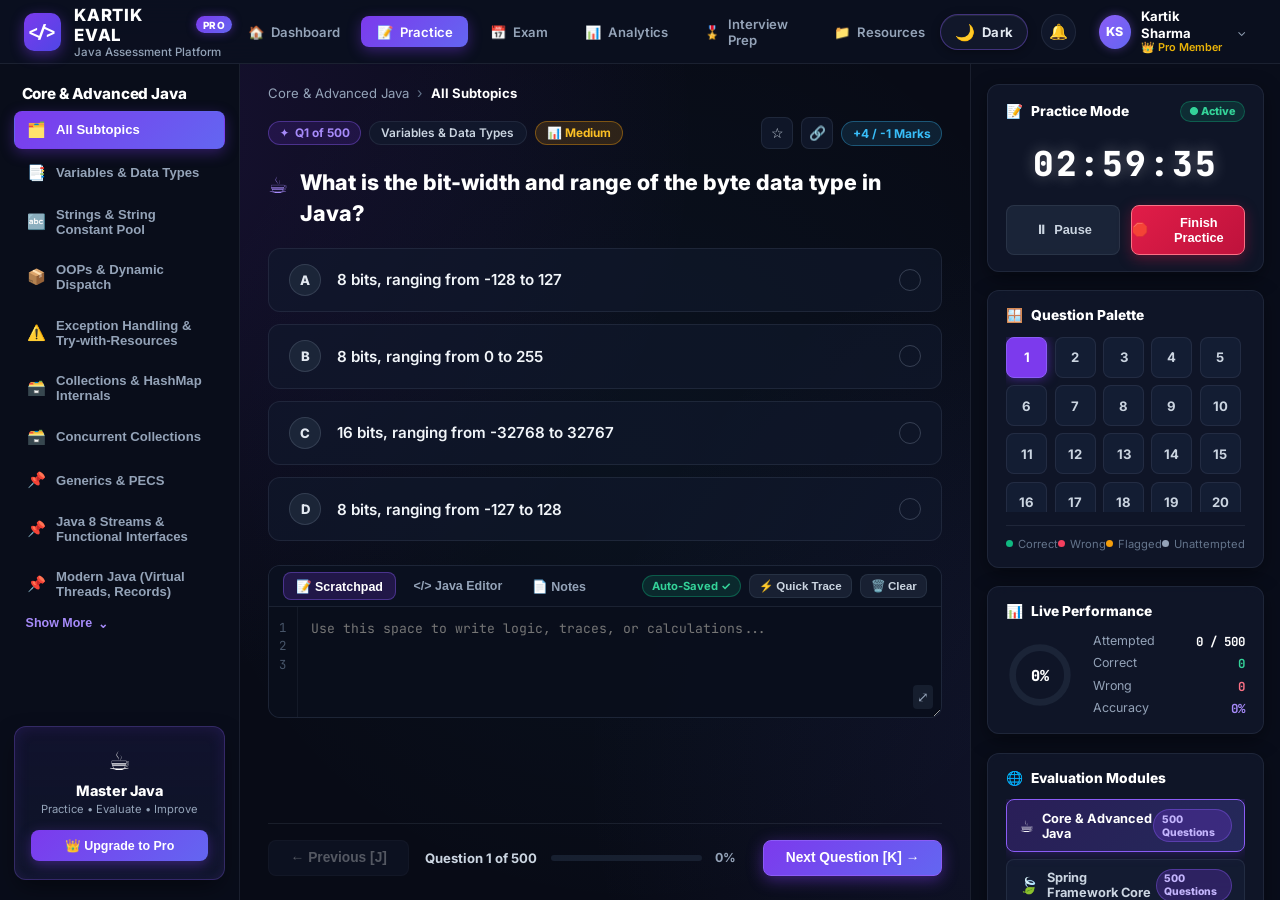
<file: GoogleForms/src/main/resources/static/practice.html>
<!DOCTYPE html>
<html lang="en">
<head>
    <meta charset="UTF-8">
    <meta name="viewport" content="width=device-width, initial-scale=1.0">
    <title>Kartik Eval Pro - Practice Mode (Instant Explanations &amp; Solution Breakdown)</title>
    <link rel="stylesheet" href="css/interview.css?v=20261026_v12">
    <script>
        (function() {
            var saved = localStorage.getItem('kte-theme') || 'dark';
            document.documentElement.setAttribute('data-theme', saved);
            if (saved === 'light') document.documentElement.classList.add('theme-light');
        })();
    </script>
</head>
<body class="interview-body">

<!-- Proctoring Tab-Switch Notice Toast -->
<div class="proctor-toast" id="proctorToast">
    <span>⚠️ Assessment Notice: Window / Tab switch detected! Event logged.</span>
</div>

<!-- ==========================================================================
     1. TOP APPLICATION NAVIGATION BAR (HEADER)
     ========================================================================== -->
<header class="app-header">
    <!-- Left: Brand Logo & Title -->
    <a href="index.html" class="header-left-brand">
        <div class="brand-badge-icon">&lt;/&gt;</div>
        <div class="brand-text-column">
            <div class="brand-title-row">
                <span class="brand-name">KARTIK EVAL</span>
                <span class="brand-pro-tag">PRO</span>
            </div>
            <div class="brand-subline">Java Assessment Platform</div>
        </div>
    </a>

    <!-- Center: Platform Mode & Navigation Links -->
    <nav class="header-center-nav">
        <a href="index.html" class="nav-link-item" id="navDashboard">
            <span>🏠</span> <span>Dashboard</span>
        </a>
        <a href="practice.html" class="nav-link-item active" id="practiceModeBtn">
            <span>📝</span> <span>Practice</span>
        </a>
        <a href="exam.html" class="nav-link-item" id="examModeBtn">
            <span>📅</span> <span>Exam</span>
        </a>
        <a href="index.html#analytics" class="nav-link-item" id="navAnalytics">
            <span>📊</span> <span>Analytics</span>
        </a>
        <a href="practice.html?track=interview-tricky" class="nav-link-item" id="navInterviewPrep">
            <span>🎖️</span> <span>Interview Prep</span>
        </a>
        <a href="practice.html?track=code-bank" class="nav-link-item" id="navResources">
            <span>📁</span> <span>Resources</span>
        </a>
    </nav>

    <!-- Right: Theme Switcher, Audio & Candidate Profile -->
    <div class="header-right-profile">
        <button type="button" class="btn-theme-toggle" id="btnThemeToggle" title="Switch Theme (Alt+T)" aria-label="Toggle Theme">
            <span class="theme-icon-indicator" id="themeIcon">🌙</span>
            <span class="theme-label" id="themeLabel">Dark</span>
        </button>

        <button type="button" class="btn-bell-action" id="btnToggleAudio" title="Toggle Cockpit Audio SFX">
            <span id="audioIcon">🔔</span>
        </button>
        
        <div class="user-profile-card" id="btnNavHistory" title="Candidate Profile &amp; Exam History">
            <div class="user-avatar-circle">KS</div>
            <div class="user-details">
                <span class="user-name-txt">Kartik Sharma</span>
                <span class="user-role-badge">👑 Pro Member</span>
            </div>
            <span class="user-caret-icon">⌄</span>
        </div>
    </div>
</header>

<!-- Hidden fallback selects for dynamic data compatibility -->
<select id="headerTrackSelect" style="display: none;"></select>
<select id="headerSubtopicSelect" style="display: none;"></select>

<!-- ==========================================================================
     2. THREE-COLUMN APPLICATION WORKSPACE (PRACTICE ARENA)
     ========================================================================== -->
<div class="app-main-layout">

    <!-- COLUMN 1: LEFT SIDEBAR (SUBTOPICS & PROMO) -->
    <aside class="sidebar-left-pane">
        <div>
            <div class="sidebar-track-title" id="leftSidebarTrackTitle">
                Core &amp; Advanced Java
            </div>

            <div class="sidebar-subtopics-list" id="sidebarSubtopicsList">
                <!-- Dynamically populated by interview.js -->
            </div>

            <button type="button" class="subtopic-show-more" id="btnShowMoreSubtopics">
                <span>Show More</span> <span>⌄</span>
            </button>
        </div>

        <!-- Master Java Promo Card -->
        <div class="sidebar-promo-card">
            <div class="promo-coffee-icon">☕</div>
            <div class="promo-heading">Master Java</div>
            <div class="promo-subtext">Practice &bull; Evaluate &bull; Improve</div>
            <button type="button" class="btn-promo-action" onclick="window.showToast('You are on the Pro Enterprise Tier!', 'success', '👑')">
                👑 Upgrade to Pro
            </button>
        </div>
    </aside>

    <!-- COLUMN 2: CENTER WORKSPACE (PRACTICE QUESTION ARENA) -->
    <main class="workspace-center-pane" id="mainWorkspacePane">
        <div>
            <!-- Breadcrumb Navigation -->
            <div class="workspace-breadcrumb">
                <span id="activeTrackTitleBreadcrumb">Core &amp; Advanced Java</span>
                <span class="breadcrumb-arrow">&rsaquo;</span>
                <span class="breadcrumb-active-label" id="activeSubtopicBreadcrumb">All Subtopics</span>
            </div>

            <!-- Dynamic Question / List Container -->
            <div id="questionsContainer">
                <!-- Dynamically injected by buildQuestionCardHtml in interview.js -->
            </div>

            <!-- Pagination Bar for List View (if active) -->
            <div id="paginationBar" style="display: none;"></div>
        </div>

        <!-- Center Bottom Navigation Bar -->
        <div class="center-bottom-navbar">
            <button type="button" class="btn-nav-step" id="topBtnPrev" onclick="window.navigatePrev()" title="Previous Question (J)">
                &larr; Previous [J]
            </button>

            <div class="center-progress-wrapper">
                <span class="center-q-count" id="headerQuestionCounter">Question 1 of 500</span>
                <div class="center-track">
                    <div class="center-fill" id="dockProgressFill" style="width: 0.2%;"></div>
                </div>
                <span class="center-pct" id="dockProgressTxt">0%</span>
            </div>

            <button type="button" class="btn-nav-step btn-primary-gradient" id="topBtnNext" onclick="window.navigateNext()" title="Next Question (K)">
                Next Question [K] &rarr;
            </button>
        </div>
    </main>

    <!-- COLUMN 3: RIGHT SIDEBAR (COCKPIT CARDS) -->
    <aside class="sidebar-right-pane">
        
        <!-- CARD 1: PRACTICE MODE COCKPIT -->
        <div class="cockpit-panel-card">
            <div class="cockpit-card-header">
                <div style="display: flex; align-items: center; gap: 0.45rem;">
                    <span>📝</span>
                    <span id="timerCockpitTitle">Practice Mode</span>
                </div>
                <span class="timer-active-badge" id="timerStatusBadge">● Active</span>
            </div>

            <div class="digital-timer-clock" id="timerDisplay">
                02:59:36
            </div>

            <div class="timer-btn-row">
                <button type="button" class="btn-timer-pause" id="btnCockpitPause">
                    <span id="cockpitPauseIcon">⏸</span> <span id="cockpitPauseText">Pause</span>
                </button>
                <button type="button" class="btn-timer-end" id="btnCockpitEnd">
                    <span>🛑</span> <span id="cockpitEndText">Finish Practice</span>
                </button>
            </div>
        </div>

        <!-- CARD 2: QUESTION PALETTE -->
        <div class="cockpit-panel-card">
            <div class="cockpit-card-header">
                <div style="display: flex; align-items: center; gap: 0.45rem;">
                    <span>🪟</span>
                    <span>Question Palette</span>
                </div>
            </div>

            <!-- Number Matrix Grid -->
            <div class="palette-matrix-grid" id="paletteGrid">
                <!-- Dynamically populated by interview.js -->
            </div>

            <!-- Palette Status Legend -->
            <div class="palette-legend-row">
                <div class="legend-item"><span class="dot-indicator green"></span> Correct</div>
                <div class="legend-item"><span class="dot-indicator red"></span> Wrong</div>
                <div class="legend-item"><span class="dot-indicator yellow"></span> Flagged</div>
                <div class="legend-item"><span class="dot-indicator gray"></span> Unattempted</div>
            </div>
        </div>

        <!-- CARD 3: LIVE PERFORMANCE METRICS -->
        <div class="cockpit-panel-card">
            <div class="cockpit-card-header">
                <div style="display: flex; align-items: center; gap: 0.45rem;">
                    <span>📊</span>
                    <span>Live Performance</span>
                </div>
            </div>

            <div class="performance-body-flex">
                <!-- Radial Accuracy Ring -->
                <div class="radial-gauge-container">
                    <svg class="radial-svg" viewBox="0 0 36 36">
                        <circle class="radial-bg" cx="18" cy="18" r="14.5"></circle>
                        <circle class="radial-progress" id="radialAccuracyProgress" cx="18" cy="18" r="14.5"></circle>
                    </svg>
                    <div class="radial-text-pct" id="radialAccuracyTxt">0%</div>
                </div>

                <!-- Stats Breakdown Table -->
                <div class="performance-stats-table">
                    <div class="perf-stat-row">
                        <span>Attempted</span>
                        <strong id="statAttempted">0 / 500</strong>
                    </div>
                    <div class="perf-stat-row">
                        <span>Correct</span>
                        <strong id="statCorrect" style="color: #34d399;">0</strong>
                    </div>
                    <div class="perf-stat-row">
                        <span>Wrong</span>
                        <strong id="statWrong" style="color: #fb7185;">0</strong>
                    </div>
                    <div class="perf-stat-row">
                        <span>Accuracy</span>
                        <strong id="statAccuracy" style="color: #a78bfa;">0%</strong>
                    </div>
                </div>
            </div>
        </div>

        <!-- CARD 4: EVALUATION MODULES (TRACK SWITCHER) -->
        <div class="cockpit-panel-card">
            <div class="cockpit-card-header">
                <div style="display: flex; align-items: center; gap: 0.45rem;">
                    <span>🌐</span>
                    <span>Evaluation Modules</span>
                </div>
            </div>

            <div class="evaluation-modules-list" id="sidebarTrackList">
                <!-- Populated dynamically by interview.js -->
            </div>
        </div>

    </aside>

</div>

<!-- Hidden backward-compatibility elements to prevent JS reference errors -->
<div style="display: none;">
    <span id="liveScore">0 Marks</span>
    <button id="viewFocusBtn"></button>
    <button id="viewListBtn"></button>
    <button id="btnShortcutsHeader"></button>
    <button id="btnToggleFullscreen"></button>
    <button id="submitExamBtn"></button>
    <button id="dockBtnPrev"></button>
    <button id="dockBtnNext"></button>
    <button id="dockBtnFlag"></button>
    <span id="dockFlagTxt"></span>
    <button id="dockBtnClear"></button>
    <button id="dockBtnSubmit"></button>
    <span id="sidebarInfractionsCount">0</span>
    <input type="text" id="paletteSearchInput">
</div>

<!-- ==========================================================================
     3. DIAGNOSTIC SCORECARD MODAL (RESULT PRESENTATION)
     ========================================================================== -->
<div class="modal-overlay" id="resultModal">
    <div class="modal-card">
        <button type="button" class="modal-close-btn" id="modalCloseBtn">&times;</button>
        
        <div style="text-align: center;">
            <div style="font-size: 0.75rem; font-weight: 800; color: #a5b4fc; text-transform: uppercase; letter-spacing: 0.1em; margin-bottom: 0.4rem;">
                Official Candidate Assessment Scorecard
            </div>
            <h2 style="font-size: 1.6rem; font-weight: 800; color: #ffffff; margin-bottom: 0.35rem;" id="modalTrackName">
                Core &amp; Advanced Java
            </h2>
            <div style="font-size: 0.8rem; color: var(--text-secondary);" id="modalTimestamp">
                Completed on October 26, 2026
            </div>
        </div>

        <div class="score-hero-circle">
            <div class="num" id="modalScore">0</div>
            <div class="denom" id="modalMaxScore">/ 2000</div>
        </div>

        <div style="text-align: center;">
            <span class="status-badge pass" id="modalBadge">VERIFIED ARCHITECT LEVEL</span>
        </div>

        <div class="report-grid">
            <div class="report-box green">
                <div class="r-val" id="modalCorrect">0</div>
                <div class="r-label">Correct (+4 each)</div>
            </div>
            <div class="report-box red">
                <div class="r-val" id="modalWrong">0</div>
                <div class="r-label">Incorrect (-1 each)</div>
            </div>
            <div class="report-box blue">
                <div class="r-val" id="modalAccuracy">0%</div>
                <div class="r-label">Accuracy Rate</div>
            </div>
        </div>

        <div style="display: flex; gap: 0.75rem; margin-top: 1.25rem;">
            <button type="button" class="btn-nav-step" id="reviewExamBtn" style="flex: 1; justify-content: center;">
                🔍 Review Responses
            </button>
            <button type="button" class="btn-nav-step btn-primary-gradient" id="retakeExamBtn" style="flex: 1; justify-content: center;">
                🔄 Retake Track
            </button>
        </div>
    </div>
</div>

<!-- ==========================================================================
     4. ASSESSMENT HISTORY MODAL
     ========================================================================== -->
<div class="modal-overlay" id="historyModal">
    <div class="modal-card" style="max-width: 680px;">
        <button type="button" class="modal-close-btn" id="closeHistoryBtn">&times;</button>
        <div style="font-size: 0.75rem; font-weight: 800; color: #a5b4fc; text-transform: uppercase; letter-spacing: 0.1em; margin-bottom: 0.35rem;">
            Candidate Audit Trail
        </div>
        <h2 style="font-size: 1.5rem; font-weight: 800; color: #ffffff; margin-bottom: 1.15rem;">
            Assessment Records &amp; Diagnostic Log
        </h2>
        <div class="history-list" id="historyListContainer" style="display: flex; flex-direction: column; gap: 0.75rem; max-height: 380px; overflow-y: auto;">
            <!-- Rendered by interview.js -->
        </div>
    </div>
</div>

<!-- Global Toast Notification Container -->
<div class="app-toast-container" id="appToastContainer"></div>

<!-- Scripts -->
<script src="js/session.js?v=20261026_v12"></script>
<script src="js/interview-data.js?v=20261026_v12"></script>
<script src="js/interview.js?v=20261026_v12"></script>

</body>
</html>
</file>
<file: GoogleForms/src/main/resources/static/css/interview.css>
@import url('https://fonts.googleapis.com/css2?family=Plus+Jakarta+Sans:wght@400;500;600;700;800&family=JetBrains+Mono:wght@400;500;600;700&family=Inter:wght@400;500;600;700;800&display=swap');

:root {
    --bg-page: #080b16;
    --bg-header: rgba(11, 16, 31, 0.95);
    --bg-card: rgba(18, 25, 45, 0.75);
    --bg-card-hover: rgba(26, 36, 64, 0.85);
    --bg-sidebar: #090d1a;
    --bg-code: #0b0f1d;
    
    --primary: #7c3aed;
    --primary-light: #8b5cf6;
    --primary-indigo: #6366f1;
    --primary-glow: rgba(124, 58, 237, 0.4);
    
    --accent-cyan: #38bdf8;
    --accent-emerald: #10b981;
    --accent-rose: #f43f5e;
    --accent-amber: #f59e0b;
    --accent-gold: #eab308;
    
    --border: rgba(148, 163, 184, 0.12);
    --border-active: #8b5cf6;
    --border-hover: rgba(139, 92, 246, 0.45);
    
    --text-primary: #ffffff;
    --text-secondary: #94a3b8;
    --text-muted: #64748b;
    
    --radius-sm: 8px;
    --radius-md: 12px;
    --radius-lg: 16px;
    --radius-full: 9999px;
    
    --transition: all 0.2s cubic-bezier(0.4, 0, 0.2, 1);
}

*, *::before, *::after {
    box-sizing: border-box;
    margin: 0;
    padding: 0;
}

html, body.interview-body {
    height: 100%;
    margin: 0;
    padding: 0;
    overflow: hidden;
    font-family: 'Inter', 'Plus Jakarta Sans', system-ui, -apple-system, sans-serif;
    background-color: var(--bg-page);
    background-image: 
        radial-gradient(circle at 12% 15%, rgba(124, 58, 237, 0.12) 0%, transparent 40%),
        radial-gradient(circle at 88% 85%, rgba(99, 102, 241, 0.1) 0%, transparent 40%),
        radial-gradient(circle at 50% 50%, rgba(56, 189, 248, 0.04) 0%, transparent 60%);
    color: var(--text-primary);
    -webkit-font-smoothing: antialiased;
}

/* Custom Scrollbars */
::-webkit-scrollbar {
    width: 6px;
    height: 6px;
}
::-webkit-scrollbar-track {
    background: rgba(10, 15, 29, 0.6);
}
::-webkit-scrollbar-thumb {
    background: rgba(139, 92, 246, 0.35);
    border-radius: var(--radius-full);
}
::-webkit-scrollbar-thumb:hover {
    background: rgba(139, 92, 246, 0.7);
}

/* ==========================================================================
   1. TOP APP HEADER (64PX)
   ========================================================================== */
.app-header {
    height: 64px;
    background: var(--bg-header);
    backdrop-filter: blur(20px);
    -webkit-backdrop-filter: blur(20px);
    border-bottom: 1px solid var(--border);
    display: flex;
    align-items: center;
    justify-content: space-between;
    padding: 0 1.5rem;
    z-index: 1000;
    position: relative;
}

.header-left-brand {
    display: flex;
    align-items: center;
    gap: 0.85rem;
    text-decoration: none;
}

.brand-badge-icon {
    width: 38px;
    height: 38px;
    border-radius: 10px;
    background: linear-gradient(135deg, #7c3aed 0%, #4f46e5 100%);
    color: #ffffff;
    display: flex;
    align-items: center;
    justify-content: center;
    font-size: 1.05rem;
    font-weight: 800;
    box-shadow: 0 4px 14px rgba(124, 58, 237, 0.45);
    font-family: 'JetBrains Mono', monospace;
}

.brand-text-column {
    display: flex;
    flex-direction: column;
}

.brand-title-row {
    display: flex;
    align-items: center;
    gap: 0.45rem;
}

.brand-name {
    font-size: 1.05rem;
    font-weight: 800;
    letter-spacing: 0.04em;
    color: #ffffff;
}

.brand-pro-tag {
    background: linear-gradient(135deg, #7c3aed, #6366f1);
    color: #ffffff;
    font-size: 0.62rem;
    font-weight: 800;
    padding: 0.15rem 0.45rem;
    border-radius: var(--radius-full);
    letter-spacing: 0.05em;
    box-shadow: 0 0 10px rgba(124, 58, 237, 0.5);
}

.brand-subline {
    font-size: 0.72rem;
    color: var(--text-secondary);
    font-weight: 500;
}

/* Center Nav Items */
.header-center-nav {
    display: flex;
    align-items: center;
    gap: 0.4rem;
}

.nav-link-item {
    background: transparent;
    border: none;
    color: var(--text-secondary);
    font-size: 0.82rem;
    font-weight: 600;
    padding: 0.45rem 0.95rem;
    border-radius: var(--radius-sm);
    cursor: pointer;
    transition: var(--transition);
    display: inline-flex;
    align-items: center;
    gap: 0.45rem;
    text-decoration: none;
}

.nav-link-item:hover {
    color: #ffffff;
    background: rgba(255, 255, 255, 0.05);
}

.nav-link-item.active {
    background: linear-gradient(135deg, #7c3aed 0%, #6366f1 100%);
    color: #ffffff;
    box-shadow: 0 4px 14px rgba(124, 58, 237, 0.4);
}

/* Header Right Actions */
.header-right-profile {
    display: flex;
    align-items: center;
    gap: 0.85rem;
}

.btn-bell-action {
    width: 36px;
    height: 36px;
    border-radius: 50%;
    background: rgba(18, 25, 45, 0.85);
    border: 1px solid var(--border);
    color: #cbd5e1;
    font-size: 0.95rem;
    display: flex;
    align-items: center;
    justify-content: center;
    cursor: pointer;
    transition: var(--transition);
}

.btn-bell-action:hover {
    background: rgba(30, 41, 59, 0.9);
    border-color: #8b5cf6;
    color: #ffffff;
    transform: scale(1.05);
}

.user-profile-card {
    display: flex;
    align-items: center;
    gap: 0.65rem;
    padding: 0.3rem 0.6rem;
    border-radius: var(--radius-md);
    cursor: pointer;
    transition: var(--transition);
}

.user-profile-card:hover {
    background: rgba(255, 255, 255, 0.04);
}

.user-avatar-circle {
    width: 34px;
    height: 34px;
    border-radius: 50%;
    background: linear-gradient(135deg, #8b5cf6 0%, #6366f1 100%);
    color: #ffffff;
    font-size: 0.78rem;
    font-weight: 800;
    display: flex;
    align-items: center;
    justify-content: center;
    box-shadow: 0 0 10px rgba(139, 92, 246, 0.4);
}

.user-details {
    display: flex;
    flex-direction: column;
    line-height: 1.25;
}

.user-name-txt {
    font-size: 0.82rem;
    font-weight: 700;
    color: #ffffff;
}

.user-role-badge {
    font-size: 0.68rem;
    color: var(--accent-gold);
    font-weight: 600;
}

.user-caret-icon {
    font-size: 0.75rem;
    color: var(--text-secondary);
}

/* ==========================================================================
   2. 3-COLUMN MAIN LAYOUT
   ========================================================================== */
.app-main-layout {
    display: grid;
    grid-template-columns: 240px 1fr 310px;
    height: calc(100vh - 64px);
    overflow: hidden;
}

@media (max-width: 1200px) {
    .app-main-layout {
        grid-template-columns: 220px 1fr 280px;
    }
}

@media (max-width: 992px) {
    .app-main-layout {
        grid-template-columns: 1fr;
        height: auto;
        overflow-y: auto;
    }
}

/* ==========================================================================
   3. LEFT SIDEBAR: SUBTOPICS & PROMO
   ========================================================================== */
.sidebar-left-pane {
    background: var(--bg-sidebar);
    border-right: 1px solid var(--border);
    display: flex;
    flex-direction: column;
    justify-content: space-between;
    padding: 1.25rem 0.85rem;
    overflow-y: auto;
    gap: 1.25rem;
}

.sidebar-track-title {
    font-size: 0.95rem;
    font-weight: 800;
    color: #ffffff;
    padding: 0 0.5rem 0.5rem;
    letter-spacing: -0.01em;
}

.sidebar-subtopics-list {
    display: flex;
    flex-direction: column;
    gap: 0.35rem;
    flex: 1;
}

.subtopic-nav-btn {
    width: 100%;
    background: transparent;
    border: 1px solid transparent;
    color: var(--text-secondary);
    font-size: 0.82rem;
    font-weight: 600;
    padding: 0.55rem 0.75rem;
    border-radius: var(--radius-sm);
    cursor: pointer;
    text-align: left;
    display: flex;
    align-items: center;
    gap: 0.65rem;
    transition: var(--transition);
}

.subtopic-nav-btn:hover {
    background: rgba(30, 41, 59, 0.5);
    color: #ffffff;
}

.subtopic-nav-btn.active {
    background: linear-gradient(135deg, #7c3aed 0%, #6366f1 100%);
    color: #ffffff;
    font-weight: 700;
    box-shadow: 0 4px 14px rgba(124, 58, 237, 0.35);
}

.subtopic-icon {
    font-size: 0.95rem;
    display: inline-flex;
}

.subtopic-show-more {
    color: #a78bfa;
    font-size: 0.78rem;
    font-weight: 600;
    background: transparent;
    border: none;
    cursor: pointer;
    padding: 0.4rem 0.75rem;
    display: inline-flex;
    align-items: center;
    gap: 0.35rem;
    transition: var(--transition);
}

.subtopic-show-more:hover {
    color: #c4b5fd;
}

/* Left Sidebar Promo Card */
.sidebar-promo-card {
    background: linear-gradient(180deg, rgba(30, 27, 75, 0.4) 0%, rgba(15, 23, 42, 0.8) 100%);
    border: 1px solid rgba(139, 92, 246, 0.3);
    border-radius: var(--radius-md);
    padding: 1.15rem 1rem;
    text-align: center;
    box-shadow: 0 10px 25px -5px rgba(0, 0, 0, 0.5), inset 0 0 15px rgba(124, 58, 237, 0.15);
}

.promo-coffee-icon {
    font-size: 1.6rem;
    margin-bottom: 0.35rem;
}

.promo-heading {
    font-size: 0.9rem;
    font-weight: 800;
    color: #ffffff;
    margin-bottom: 0.2rem;
}

.promo-subtext {
    font-size: 0.7rem;
    color: var(--text-secondary);
    margin-bottom: 0.85rem;
}

.btn-promo-action {
    width: 100%;
    background: linear-gradient(135deg, #7c3aed 0%, #6366f1 100%);
    border: none;
    color: #ffffff;
    font-size: 0.78rem;
    font-weight: 700;
    padding: 0.5rem 0.75rem;
    border-radius: var(--radius-sm);
    cursor: pointer;
    box-shadow: 0 4px 14px rgba(124, 58, 237, 0.4);
    transition: var(--transition);
}

.btn-promo-action:hover {
    transform: translateY(-1px);
    box-shadow: 0 6px 18px rgba(124, 58, 237, 0.6);
}

/* ==========================================================================
   4. CENTER WORKSPACE: QUESTION ARENA
   ========================================================================== */
.workspace-center-pane {
    background: transparent;
    display: flex;
    flex-direction: column;
    justify-content: space-between;
    padding: 1.25rem 1.75rem 1rem;
    overflow-y: auto;
    position: relative;
}

/* Breadcrumb */
.workspace-breadcrumb {
    font-size: 0.82rem;
    color: var(--text-secondary);
    display: flex;
    align-items: center;
    gap: 0.5rem;
    margin-bottom: 1rem;
}

.breadcrumb-arrow {
    font-size: 0.9rem;
    color: var(--text-muted);
}

.breadcrumb-active-label {
    color: #ffffff;
    font-weight: 700;
}

/* Question Header Meta Badges */
.q-meta-badges-row {
    display: flex;
    align-items: center;
    justify-content: space-between;
    margin-bottom: 1.15rem;
    flex-wrap: wrap;
    gap: 0.6rem;
}

.q-badges-left {
    display: flex;
    align-items: center;
    gap: 0.5rem;
    flex-wrap: wrap;
}

.badge-qnum {
    background: rgba(124, 58, 237, 0.15);
    border: 1px solid rgba(139, 92, 246, 0.4);
    color: #a78bfa;
    font-size: 0.74rem;
    font-weight: 700;
    padding: 0.25rem 0.65rem;
    border-radius: var(--radius-full);
    display: inline-flex;
    align-items: center;
    gap: 0.35rem;
}

.badge-subtopic {
    background: rgba(18, 25, 45, 0.85);
    border: 1px solid var(--border);
    color: #cbd5e1;
    font-size: 0.74rem;
    font-weight: 600;
    padding: 0.25rem 0.7rem;
    border-radius: var(--radius-full);
}

.badge-difficulty {
    font-size: 0.74rem;
    font-weight: 700;
    padding: 0.25rem 0.7rem;
    border-radius: var(--radius-full);
    display: inline-flex;
    align-items: center;
    gap: 0.35rem;
}

.badge-difficulty.easy {
    background: rgba(16, 185, 129, 0.15);
    border: 1px solid rgba(16, 185, 129, 0.4);
    color: #34d399;
}

.badge-difficulty.medium {
    background: rgba(245, 158, 11, 0.15);
    border: 1px solid rgba(245, 158, 11, 0.4);
    color: #fbbf24;
}

.badge-difficulty.hard {
    background: rgba(244, 63, 94, 0.15);
    border: 1px solid rgba(244, 63, 94, 0.4);
    color: #fb7185;
}

.q-badges-right {
    display: flex;
    align-items: center;
    gap: 0.5rem;
}

.btn-icon-square {
    width: 32px;
    height: 32px;
    border-radius: var(--radius-sm);
    background: rgba(18, 25, 45, 0.8);
    border: 1px solid var(--border);
    color: #cbd5e1;
    display: flex;
    align-items: center;
    justify-content: center;
    cursor: pointer;
    font-size: 0.85rem;
    transition: var(--transition);
}

.btn-icon-square:hover {
    background: rgba(30, 41, 59, 0.9);
    border-color: #8b5cf6;
    color: #ffffff;
}

.badge-marks-scheme {
    background: rgba(56, 189, 248, 0.12);
    border: 1px solid rgba(56, 189, 248, 0.35);
    color: #38bdf8;
    font-size: 0.75rem;
    font-weight: 700;
    padding: 0.25rem 0.65rem;
    border-radius: var(--radius-full);
}

/* Question Title */
.question-statement-title {
    font-size: 1.35rem;
    font-weight: 800;
    color: #ffffff;
    line-height: 1.4;
    margin-bottom: 1.25rem;
    display: flex;
    align-items: flex-start;
    gap: 0.75rem;
}

.q-title-icon {
    font-size: 1.4rem;
    color: #a78bfa;
    flex-shrink: 0;
    margin-top: 0.1rem;
}

/* Code Snippet Box */
.code-snippet-box {
    background: var(--bg-code);
    border: 1px solid rgba(148, 163, 184, 0.15);
    border-radius: var(--radius-md);
    margin-bottom: 1.25rem;
    overflow: hidden;
}

.code-snippet-header {
    background: rgba(15, 23, 42, 0.85);
    border-bottom: 1px solid var(--border);
    padding: 0.35rem 0.85rem;
    font-size: 0.72rem;
    color: var(--text-secondary);
    display: flex;
    justify-content: space-between;
    align-items: center;
}

.code-snippet-body {
    display: flex;
    font-family: 'JetBrains Mono', monospace;
    font-size: 0.86rem;
    line-height: 1.55;
    padding: 0.85rem 0;
    overflow-x: auto;
}

.code-line-numbers {
    padding: 0 0.85rem;
    color: #475569;
    user-select: none;
    text-align: right;
    border-right: 1px solid rgba(148, 163, 184, 0.1);
}

.code-content-text {
    padding: 0 1rem;
    color: #e2e8f0;
    white-space: pre;
}

/* Syntax Highlighting */
.syn-keyword { color: #c084fc; font-weight: 700; }
.syn-type { color: #38bdf8; font-weight: 600; }
.syn-string { color: #a7f3d0; }
.syn-number { color: #fde047; }
.syn-comment { color: #64748b; font-style: italic; }
.syn-annotation { color: #f472b6; }
.syn-function { color: #60a5fa; }

/* Options Arena */
.options-stack-list {
    display: flex;
    flex-direction: column;
    gap: 0.75rem;
    margin-bottom: 1.5rem;
}

.option-choice-box {
    background: rgba(18, 25, 45, 0.6);
    border: 1px solid var(--border);
    border-radius: var(--radius-md);
    padding: 0.95rem 1.25rem;
    display: flex;
    align-items: center;
    justify-content: space-between;
    cursor: pointer;
    transition: var(--transition);
    user-select: none;
}

.option-choice-box:hover:not(.locked) {
    background: rgba(28, 38, 68, 0.75);
    border-color: rgba(139, 92, 246, 0.4);
    transform: translateY(-1px);
}

.option-choice-box.selected {
    border: 1.5px solid var(--border-active);
    background: rgba(124, 58, 237, 0.12);
    box-shadow: 0 0 18px rgba(124, 58, 237, 0.35);
}

.option-choice-box.is-correct {
    border-color: #10b981 !important;
    background: rgba(16, 185, 129, 0.12) !important;
    box-shadow: 0 0 18px rgba(16, 185, 129, 0.35) !important;
}

.option-choice-box.is-wrong {
    border-color: #f43f5e !important;
    background: rgba(244, 63, 94, 0.12) !important;
    box-shadow: 0 0 18px rgba(244, 63, 94, 0.35) !important;
}

.opt-left-content {
    display: flex;
    align-items: center;
    gap: 1rem;
    flex: 1;
}

.opt-key-circle {
    width: 32px;
    height: 32px;
    border-radius: 50%;
    background: rgba(30, 41, 59, 0.85);
    border: 1px solid rgba(148, 163, 184, 0.2);
    color: #e2e8f0;
    font-size: 0.82rem;
    font-weight: 800;
    display: flex;
    align-items: center;
    justify-content: center;
    flex-shrink: 0;
    transition: var(--transition);
}

.option-choice-box.selected .opt-key-circle {
    background: var(--primary);
    border-color: var(--primary-light);
    color: #ffffff;
    box-shadow: 0 0 12px rgba(124, 58, 237, 0.5);
}

.option-choice-box.is-correct .opt-key-circle {
    background: #10b981;
    border-color: #34d399;
    color: #ffffff;
}

.option-choice-box.is-wrong .opt-key-circle {
    background: #f43f5e;
    border-color: #fb7185;
    color: #ffffff;
}

.opt-statement-text {
    font-size: 0.95rem;
    font-weight: 600;
    color: #f1f5f9;
    line-height: 1.4;
}

.opt-right-radio {
    display: flex;
    align-items: center;
    gap: 0.65rem;
    flex-shrink: 0;
}

.radio-hollow-ring {
    width: 22px;
    height: 22px;
    border-radius: 50%;
    border: 1.5px solid rgba(148, 163, 184, 0.3);
    display: flex;
    align-items: center;
    justify-content: center;
    transition: var(--transition);
}

.option-choice-box.selected .radio-hollow-ring {
    border-color: var(--primary-light);
    box-shadow: 0 0 10px rgba(124, 58, 237, 0.5);
}

.radio-solid-dot {
    width: 10px;
    height: 10px;
    border-radius: 50%;
    background: transparent;
    transition: var(--transition);
}

.option-choice-box.selected .radio-solid-dot {
    background: var(--primary-light);
    box-shadow: 0 0 8px #ffffff;
}

.option-choice-box.is-correct .radio-hollow-ring {
    border-color: #10b981;
}
.option-choice-box.is-correct .radio-solid-dot {
    background: #10b981;
}

.option-choice-box.is-wrong .radio-hollow-ring {
    border-color: #f43f5e;
}
.option-choice-box.is-wrong .radio-solid-dot {
    background: #f43f5e;
}

/* Explanation Panel */
.solution-explanation-panel {
    background: rgba(15, 23, 42, 0.85);
    border: 1.5px solid rgba(139, 92, 246, 0.35);
    border-radius: var(--radius-md);
    padding: 1.25rem 1.35rem;
    margin-bottom: 1.5rem;
    box-shadow: 0 10px 30px rgba(0, 0, 0, 0.5);
    animation: fadeIn 0.25s ease;
}

@keyframes fadeIn {
    from { opacity: 0; transform: translateY(6px); }
    to { opacity: 1; transform: translateY(0); }
}

.solution-header-row {
    font-size: 0.95rem;
    font-weight: 800;
    color: #ffffff;
    display: flex;
    align-items: center;
    gap: 0.5rem;
    margin-bottom: 0.85rem;
    padding-bottom: 0.65rem;
    border-bottom: 1px solid var(--border);
}

.solution-concept-text {
    font-size: 0.88rem;
    color: #cbd5e1;
    line-height: 1.55;
    margin-bottom: 1rem;
}

.solution-opt-breakdown {
    display: flex;
    flex-direction: column;
    gap: 0.5rem;
    margin-bottom: 1rem;
}

.breakdown-row {
    background: rgba(30, 41, 59, 0.4);
    border: 1px solid var(--border);
    border-radius: var(--radius-sm);
    padding: 0.5rem 0.75rem;
    font-size: 0.82rem;
    color: #94a3b8;
}

.breakdown-row.correct {
    border-color: rgba(16, 185, 129, 0.4);
    background: rgba(16, 185, 129, 0.08);
    color: #e2e8f0;
}

/* Tools Console Arena (Scratchpad / Java Editor / Notes) */
.tools-console-arena {
    background: rgba(15, 23, 42, 0.7);
    border: 1px solid var(--border);
    border-radius: var(--radius-md);
    margin-bottom: 1.25rem;
    overflow: hidden;
}

.console-tabs-strip {
    background: rgba(11, 16, 31, 0.9);
    border-bottom: 1px solid var(--border);
    display: flex;
    align-items: center;
    justify-content: space-between;
    padding: 0.35rem 0.85rem;
}

.console-tabs-left {
    display: flex;
    align-items: center;
    gap: 0.35rem;
}

.console-tab-btn {
    background: transparent;
    border: none;
    color: var(--text-secondary);
    font-size: 0.78rem;
    font-weight: 600;
    padding: 0.35rem 0.75rem;
    border-radius: var(--radius-sm);
    cursor: pointer;
    transition: var(--transition);
    display: inline-flex;
    align-items: center;
    gap: 0.35rem;
}

.console-tab-btn.active {
    background: rgba(124, 58, 237, 0.2);
    border: 1px solid rgba(139, 92, 246, 0.4);
    color: #ffffff;
}

.console-tools-right {
    display: flex;
    align-items: center;
    gap: 0.5rem;
}

.tag-autosaved {
    background: rgba(16, 185, 129, 0.15);
    border: 1px solid rgba(16, 185, 129, 0.35);
    color: #34d399;
    font-size: 0.7rem;
    font-weight: 700;
    padding: 0.2rem 0.55rem;
    border-radius: var(--radius-full);
}

.btn-tool-pill {
    background: rgba(30, 41, 59, 0.7);
    border: 1px solid var(--border);
    color: #cbd5e1;
    font-size: 0.72rem;
    font-weight: 600;
    padding: 0.25rem 0.6rem;
    border-radius: var(--radius-sm);
    cursor: pointer;
    transition: var(--transition);
    display: inline-flex;
    align-items: center;
    gap: 0.3rem;
}

.btn-tool-pill:hover {
    background: rgba(51, 65, 85, 0.85);
    color: #ffffff;
}

.console-editor-body {
    display: flex;
    min-height: 110px;
    position: relative;
    background: rgba(9, 13, 26, 0.85);
}

.console-line-gutter {
    padding: 0.75rem 0.65rem;
    color: #475569;
    font-family: 'JetBrains Mono', monospace;
    font-size: 0.78rem;
    line-height: 1.5;
    text-align: right;
    user-select: none;
    border-right: 1px solid rgba(148, 163, 184, 0.08);
}

.console-textarea-input {
    flex: 1;
    background: transparent;
    border: none;
    color: #cbd5e1;
    font-family: 'JetBrains Mono', monospace;
    font-size: 0.82rem;
    line-height: 1.5;
    padding: 0.75rem 0.85rem;
    resize: vertical;
    outline: none;
}

.console-expand-btn {
    position: absolute;
    bottom: 0.5rem;
    right: 0.5rem;
    background: rgba(30, 41, 59, 0.6);
    border: none;
    color: #94a3b8;
    cursor: pointer;
    font-size: 0.9rem;
    padding: 0.25rem;
    border-radius: 4px;
}

/* Center Bottom Navigation Bar */
.center-bottom-navbar {
    display: flex;
    align-items: center;
    justify-content: space-between;
    padding: 1rem 0 0.5rem;
    border-top: 1px solid var(--border);
    margin-top: auto;
    gap: 1rem;
}

.btn-nav-step {
    background: rgba(24, 33, 58, 0.85);
    border: 1px solid var(--border);
    color: #e2e8f0;
    font-size: 0.86rem;
    font-weight: 700;
    padding: 0.6rem 1.35rem;
    border-radius: var(--radius-sm);
    cursor: pointer;
    transition: var(--transition);
    display: inline-flex;
    align-items: center;
    gap: 0.45rem;
    user-select: none;
}

.btn-nav-step:hover:not(:disabled) {
    background: rgba(38, 51, 88, 0.95);
    border-color: #94a3b8;
    color: #ffffff;
    transform: translateY(-1px);
}

.btn-nav-step:disabled {
    opacity: 0.35;
    cursor: not-allowed;
}

.btn-nav-step.btn-primary-gradient {
    background: linear-gradient(135deg, #7c3aed 0%, #6366f1 100%);
    border-color: #8b5cf6;
    color: #ffffff;
    box-shadow: 0 4px 16px rgba(124, 58, 237, 0.45);
}

.btn-nav-step.btn-primary-gradient:hover:not(:disabled) {
    background: linear-gradient(135deg, #6d28d9 0%, #4f46e5 100%);
    box-shadow: 0 6px 20px rgba(124, 58, 237, 0.65);
    transform: translateY(-1px);
}

.center-progress-wrapper {
    display: flex;
    align-items: center;
    gap: 0.85rem;
    flex: 1;
    max-width: 440px;
    justify-content: center;
}

.center-q-count {
    font-size: 0.82rem;
    font-weight: 700;
    color: #cbd5e1;
    white-space: nowrap;
}

.center-track {
    flex: 1;
    height: 6px;
    background: rgba(30, 41, 59, 0.7);
    border-radius: var(--radius-full);
    overflow: hidden;
}

.center-fill {
    height: 100%;
    background: linear-gradient(90deg, #7c3aed, #6366f1);
    border-radius: var(--radius-full);
    transition: width 0.3s ease;
}

.center-pct {
    font-size: 0.78rem;
    font-weight: 700;
    color: var(--text-secondary);
    min-width: 32px;
}

/* ==========================================================================
   5. RIGHT SIDEBAR: COCKPIT PANELS
   ========================================================================== */
.sidebar-right-pane {
    background: var(--bg-sidebar);
    border-left: 1px solid var(--border);
    display: flex;
    flex-direction: column;
    gap: 1.15rem;
    padding: 1.25rem 1rem;
    overflow-y: auto;
}

.cockpit-panel-card {
    background: var(--bg-card);
    border: 1px solid var(--border);
    border-radius: var(--radius-md);
    padding: 1rem 1.15rem;
    box-shadow: 0 6px 20px rgba(0, 0, 0, 0.4);
    backdrop-filter: blur(12px);
    -webkit-backdrop-filter: blur(12px);
}

.cockpit-card-header {
    display: flex;
    align-items: center;
    justify-content: space-between;
    margin-bottom: 0.85rem;
    font-size: 0.86rem;
    font-weight: 800;
    color: #ffffff;
}

.timer-active-badge {
    background: rgba(16, 185, 129, 0.15);
    border: 1px solid rgba(16, 185, 129, 0.35);
    color: #34d399;
    font-size: 0.68rem;
    font-weight: 800;
    padding: 0.15rem 0.5rem;
    border-radius: var(--radius-full);
}

.digital-timer-clock {
    font-family: 'JetBrains Mono', monospace;
    font-size: 2.15rem;
    font-weight: 800;
    color: #ffffff;
    text-align: center;
    letter-spacing: 0.06em;
    padding: 0.35rem 0;
    margin-bottom: 0.85rem;
    text-shadow: 0 0 15px rgba(255, 255, 255, 0.3);
}

.timer-btn-row {
    display: grid;
    grid-template-columns: 1fr 1fr;
    gap: 0.65rem;
}

.btn-timer-pause {
    background: rgba(30, 41, 59, 0.85);
    border: 1px solid var(--border);
    color: #cbd5e1;
    font-size: 0.8rem;
    font-weight: 700;
    padding: 0.55rem 0;
    border-radius: var(--radius-sm);
    cursor: pointer;
    transition: var(--transition);
    display: flex;
    align-items: center;
    justify-content: center;
    gap: 0.4rem;
}

.btn-timer-pause:hover {
    background: rgba(51, 65, 85, 0.9);
    color: #ffffff;
}

.btn-timer-end {
    background: linear-gradient(135deg, #e11d48 0%, #be123c 100%);
    border: 1px solid #fb7185;
    color: #ffffff;
    font-size: 0.8rem;
    font-weight: 700;
    padding: 0.55rem 0;
    border-radius: var(--radius-sm);
    cursor: pointer;
    transition: var(--transition);
    display: flex;
    align-items: center;
    justify-content: center;
    gap: 0.4rem;
    box-shadow: 0 4px 14px rgba(225, 29, 72, 0.35);
}

.btn-timer-end:hover {
    background: linear-gradient(135deg, #be123c 0%, #9f1239 100%);
    box-shadow: 0 6px 18px rgba(225, 29, 72, 0.55);
}

/* Palette Matrix */
.palette-matrix-grid {
    display: grid;
    grid-template-columns: repeat(5, 1fr);
    gap: 0.45rem;
    max-height: 175px;
    overflow-y: auto;
    padding-right: 0.25rem;
    margin-bottom: 0.85rem;
}

.palette-btn-box {
    aspect-ratio: 1;
    background: rgba(24, 33, 58, 0.7);
    border: 1px solid var(--border);
    border-radius: var(--radius-sm);
    color: #cbd5e1;
    font-size: 0.82rem;
    font-weight: 700;
    display: flex;
    align-items: center;
    justify-content: center;
    cursor: pointer;
    transition: var(--transition);
    user-select: none;
}

.palette-btn-box:hover {
    background: rgba(51, 65, 85, 0.85);
    border-color: #8b5cf6;
    color: #ffffff;
}

.palette-btn-box.current {
    background: var(--primary) !important;
    border-color: var(--primary-light) !important;
    color: #ffffff !important;
    box-shadow: 0 0 12px rgba(124, 58, 237, 0.6);
}

.palette-btn-box.answered-correct {
    border-color: #10b981;
    background: rgba(16, 185, 129, 0.2);
    color: #34d399;
}

.palette-btn-box.answered-wrong {
    border-color: #f43f5e;
    background: rgba(244, 63, 94, 0.2);
    color: #fb7185;
}

.palette-btn-box.bookmarked {
    border-color: #f59e0b;
    box-shadow: 0 0 8px rgba(245, 158, 11, 0.35);
}

.palette-legend-row {
    display: flex;
    align-items: center;
    justify-content: space-between;
    font-size: 0.7rem;
    color: var(--text-muted);
    border-top: 1px solid var(--border);
    padding-top: 0.65rem;
}

.legend-item {
    display: inline-flex;
    align-items: center;
    gap: 0.3rem;
}

.dot-indicator {
    width: 7px;
    height: 7px;
    border-radius: 50%;
}
.dot-indicator.green { background: #10b981; }
.dot-indicator.red { background: #f43f5e; }
.dot-indicator.yellow { background: #f59e0b; }
.dot-indicator.gray { background: #94a3b8; }

/* Live Performance Card */
.performance-body-flex {
    display: flex;
    align-items: center;
    gap: 1.15rem;
}

.radial-gauge-container {
    position: relative;
    width: 68px;
    height: 68px;
    flex-shrink: 0;
}

.radial-svg {
    width: 100%;
    height: 100%;
    transform: rotate(-90deg);
}

.radial-bg {
    fill: none;
    stroke: rgba(30, 41, 59, 0.8);
    stroke-width: 3.5;
}

.radial-progress {
    fill: none;
    stroke: #8b5cf6;
    stroke-width: 3.5;
    stroke-linecap: round;
    stroke-dasharray: 100;
    stroke-dashoffset: 100;
    transition: stroke-dashoffset 0.4s ease;
}

.radial-text-pct {
    position: absolute;
    inset: 0;
    display: flex;
    align-items: center;
    justify-content: center;
    font-size: 0.95rem;
    font-weight: 800;
    color: #ffffff;
    font-family: 'JetBrains Mono', monospace;
}

.performance-stats-table {
    display: flex;
    flex-direction: column;
    gap: 0.35rem;
    flex: 1;
    font-size: 0.78rem;
}

.perf-stat-row {
    display: flex;
    justify-content: space-between;
    color: var(--text-secondary);
}

.perf-stat-row strong {
    color: #ffffff;
    font-family: 'JetBrains Mono', monospace;
}

/* Evaluation Modules Track Switcher */
.evaluation-modules-list {
    display: flex;
    flex-direction: column;
    gap: 0.45rem;
    max-height: 220px;
    overflow-y: auto;
}

.track-item-pill {
    background: rgba(24, 33, 58, 0.6);
    border: 1px solid var(--border);
    border-radius: var(--radius-sm);
    padding: 0.55rem 0.75rem;
    cursor: pointer;
    transition: var(--transition);
    display: flex;
    align-items: center;
    justify-content: space-between;
}

.track-item-pill:hover {
    background: rgba(38, 51, 88, 0.85);
    border-color: rgba(139, 92, 246, 0.4);
    transform: translateX(2px);
}

.track-item-pill.active {
    background: linear-gradient(135deg, rgba(124, 58, 237, 0.25), rgba(99, 102, 241, 0.25));
    border-color: #8b5cf6;
    box-shadow: 0 0 14px rgba(124, 58, 237, 0.35);
}

.track-left-info {
    display: flex;
    align-items: center;
    gap: 0.5rem;
}

.track-icon {
    font-size: 1rem;
}

.track-title-txt {
    font-size: 0.8rem;
    font-weight: 700;
    color: #cbd5e1;
}

.track-item-pill.active .track-title-txt {
    color: #ffffff;
}

.track-badge-count {
    background: rgba(124, 58, 237, 0.25);
    border: 1px solid rgba(139, 92, 246, 0.4);
    color: #c4b5fd;
    font-size: 0.65rem;
    font-weight: 800;
    padding: 0.15rem 0.45rem;
    border-radius: var(--radius-full);
}

/* ==========================================================================
   6. MODAL & DIALOGS
   ========================================================================== */
.modal-overlay {
    position: fixed;
    inset: 0;
    background: rgba(3, 7, 18, 0.85);
    backdrop-filter: blur(12px);
    -webkit-backdrop-filter: blur(12px);
    z-index: 3000;
    display: none;
    align-items: center;
    justify-content: center;
    padding: 1.5rem;
    opacity: 0;
    transition: opacity 0.25s ease;
}

.modal-overlay.show {
    display: flex;
    opacity: 1;
}

.modal-card {
    background: linear-gradient(135deg, #131b2e 0%, #0c1120 100%);
    border: 1.5px solid rgba(139, 92, 246, 0.45);
    border-radius: var(--radius-lg);
    box-shadow: 0 25px 60px rgba(0, 0, 0, 0.75), 0 0 40px rgba(124, 58, 237, 0.35);
    padding: 2.25rem 2rem;
    max-width: 620px;
    width: 100%;
    position: relative;
    max-height: 90vh;
    overflow-y: auto;
    animation: modalPop 0.28s cubic-bezier(0.34, 1.56, 0.64, 1);
}

@keyframes modalPop {
    from { transform: scale(0.92) translateY(20px); opacity: 0; }
    to { transform: scale(1) translateY(0); opacity: 1; }
}

.modal-close-btn {
    position: absolute;
    top: 1.25rem;
    right: 1.25rem;
    background: rgba(255, 255, 255, 0.08);
    border: 1px solid rgba(255, 255, 255, 0.15);
    color: #e2e8f0;
    width: 32px;
    height: 32px;
    border-radius: 50%;
    font-size: 1.2rem;
    display: flex;
    align-items: center;
    justify-content: center;
    cursor: pointer;
    transition: var(--transition);
}

.modal-close-btn:hover {
    background: rgba(244, 63, 94, 0.2);
    border-color: #f43f5e;
    color: #f43f5e;
    transform: rotate(90deg);
}

.score-hero-circle {
    width: 120px;
    height: 120px;
    border-radius: 50%;
    margin: 1.15rem auto 1.35rem;
    background: radial-gradient(circle, rgba(124, 58, 237, 0.25) 0%, rgba(99, 102, 241, 0.05) 70%);
    border: 3px solid #8b5cf6;
    box-shadow: 0 0 30px rgba(124, 58, 237, 0.4), inset 0 0 15px rgba(124, 58, 237, 0.3);
    display: flex;
    flex-direction: column;
    align-items: center;
    justify-content: center;
}

.score-hero-circle .num {
    font-size: 2rem;
    font-weight: 800;
    color: #ffffff;
    line-height: 1;
    font-family: 'JetBrains Mono', monospace;
}

.score-hero-circle .denom {
    font-size: 0.74rem;
    color: #a5b4fc;
    font-weight: 700;
    text-transform: uppercase;
    letter-spacing: 0.08em;
    margin-top: 0.25rem;
}

.report-grid {
    display: grid;
    grid-template-columns: repeat(3, 1fr);
    gap: 0.75rem;
    margin-bottom: 1.15rem;
}

.report-box {
    background: rgba(15, 23, 42, 0.7);
    border: 1px solid var(--border);
    border-radius: var(--radius-sm);
    padding: 0.75rem 0.5rem;
    text-align: center;
}

.report-box.green { border-color: rgba(16, 185, 129, 0.35); background: rgba(16, 185, 129, 0.08); }
.report-box.red { border-color: rgba(244, 63, 94, 0.35); background: rgba(244, 63, 94, 0.08); }
.report-box.blue { border-color: rgba(56, 189, 248, 0.35); background: rgba(56, 189, 248, 0.08); }

.report-box .r-val {
    font-size: 1.25rem;
    font-weight: 800;
    line-height: 1.2;
    font-family: 'JetBrains Mono', monospace;
}
.report-box.green .r-val { color: #34d399; }
.report-box.red .r-val { color: #fb7185; }
.report-box.blue .r-val { color: #38bdf8; }

.report-box .r-label {
    font-size: 0.68rem;
    font-weight: 700;
    color: var(--text-muted);
    margin-top: 0.15rem;
}

/* Toast Notifications */
.app-toast-container {
    position: fixed;
    bottom: 25px;
    right: 25px;
    display: flex;
    flex-direction: column;
    gap: 0.65rem;
    z-index: 5000;
    pointer-events: none;
}

.app-toast {
    background: rgba(15, 23, 42, 0.95);
    border: 1.5px solid var(--border);
    border-radius: var(--radius-md);
    padding: 0.75rem 1.15rem;
    color: #ffffff;
    font-size: 0.85rem;
    font-weight: 600;
    display: flex;
    align-items: center;
    gap: 0.75rem;
    box-shadow: 0 10px 30px rgba(0, 0, 0, 0.6);
    pointer-events: auto;
    animation: toastSlide 0.25s cubic-bezier(0.34, 1.56, 0.64, 1);
}

@keyframes toastSlide {
    from { transform: translateX(100%); opacity: 0; }
    to { transform: translateX(0); opacity: 1; }
}

.app-toast.success { border-color: #10b981; }
.app-toast.error { border-color: #f43f5e; }
.app-toast.info { border-color: #8b5cf6; }

.proctor-toast {
    position: fixed;
    top: 75px;
    right: 25px;
    background: rgba(244, 63, 94, 0.95);
    color: #ffffff;
    border: 1.5px solid #fb7185;
    padding: 0.75rem 1.15rem;
    border-radius: var(--radius-sm);
    box-shadow: 0 10px 30px rgba(244, 63, 94, 0.5);
    z-index: 2000;
    font-size: 0.82rem;
    font-weight: 700;
    display: flex;
    align-items: center;
    gap: 0.6rem;
    transform: translateX(120%);
    transition: transform 0.3s cubic-bezier(0.34, 1.56, 0.64, 1);
}

.proctor-toast.show {
    transform: translateX(0);
}

/* ==========================================================================
   DASHBOARD VIEW STYLES
   ========================================================================== */
.dashboard-scroll-wrapper {
    height: calc(100vh - 64px);
    overflow-y: auto;
    overflow-x: hidden;
    width: 100%;
    scroll-behavior: smooth;
    -webkit-overflow-scrolling: touch;
}

.dashboard-view-container {
    display: flex;
    flex-direction: column;
    gap: 1.5rem;
    padding-bottom: 2rem;
    animation: fadeIn 0.3s ease-out;
}

.dashboard-hero-banner {
    background: linear-gradient(135deg, rgba(30, 27, 75, 0.85) 0%, rgba(15, 23, 42, 0.95) 50%, rgba(88, 28, 135, 0.75) 100%);
    border: 1.5px solid rgba(139, 92, 246, 0.35);
    border-radius: var(--radius-lg);
    padding: 1.75rem 2rem;
    box-shadow: 0 12px 35px rgba(0, 0, 0, 0.5), inset 0 1px 0 rgba(255, 255, 255, 0.1);
    display: flex;
    justify-content: space-between;
    align-items: center;
    flex-wrap: wrap;
    gap: 1.5rem;
    position: relative;
    overflow: hidden;
}

.dashboard-hero-banner::after {
    content: '';
    position: absolute;
    top: -50%;
    right: -20%;
    width: 300px;
    height: 300px;
    background: radial-gradient(circle, rgba(124, 58, 237, 0.3) 0%, transparent 70%);
    pointer-events: none;
}

.hero-left-content {
    max-width: 620px;
}

.hero-welcome-badge {
    display: inline-flex;
    align-items: center;
    gap: 0.4rem;
    background: rgba(124, 58, 237, 0.2);
    border: 1px solid rgba(139, 92, 246, 0.4);
    color: #c4b5fd;
    font-size: 0.72rem;
    font-weight: 800;
    text-transform: uppercase;
    letter-spacing: 0.08em;
    padding: 0.25rem 0.65rem;
    border-radius: var(--radius-full);
    margin-bottom: 0.75rem;
}

.hero-title-text {
    font-size: 1.65rem;
    font-weight: 800;
    color: #ffffff;
    line-height: 1.25;
    margin-bottom: 0.45rem;
}

.hero-subtext {
    color: #cbd5e1;
    font-size: 0.88rem;
    line-height: 1.5;
    margin-bottom: 1.15rem;
}

.hero-action-row {
    display: flex;
    align-items: center;
    gap: 0.75rem;
    flex-wrap: wrap;
}

.hero-score-badge-card {
    background: rgba(18, 25, 45, 0.9);
    border: 1.5px solid rgba(139, 92, 246, 0.4);
    border-radius: var(--radius-md);
    padding: 1rem 1.5rem;
    text-align: center;
    box-shadow: 0 8px 24px rgba(0, 0, 0, 0.4);
    min-width: 170px;
}

.hero-score-num {
    font-size: 2.2rem;
    font-weight: 900;
    background: linear-gradient(135deg, #a78bfa 0%, #ec4899 100%);
    -webkit-background-clip: text;
    -webkit-text-fill-color: transparent;
    line-height: 1;
    margin-bottom: 0.25rem;
}

.hero-score-label {
    font-size: 0.72rem;
    font-weight: 700;
    color: #94a3b8;
    text-transform: uppercase;
    letter-spacing: 0.05em;
}

/* KPI Stat Cards Grid */
.dashboard-kpi-grid {
    display: grid;
    grid-template-columns: repeat(4, 1fr);
    gap: 1rem;
}

@media (max-width: 1024px) {
    .dashboard-kpi-grid { grid-template-columns: repeat(2, 1fr); }
}

.dashboard-kpi-card {
    background: var(--bg-card);
    border: 1.5px solid var(--border);
    border-radius: var(--radius-md);
    padding: 1.15rem 1.25rem;
    display: flex;
    align-items: center;
    gap: 1rem;
    transition: var(--transition);
    position: relative;
    overflow: hidden;
}

.dashboard-kpi-card:hover {
    border-color: rgba(139, 92, 246, 0.5);
    transform: translateY(-2px);
    box-shadow: 0 8px 25px rgba(0, 0, 0, 0.4);
}

.dashboard-kpi-badge {
    margin-left: auto;
    font-size: 0.65rem;
    font-weight: 800;
    padding: 0.15rem 0.5rem;
    border-radius: 9999px;
    letter-spacing: 0.03em;
    white-space: nowrap;
}

.dashboard-kpi-badge.purple {
    background: rgba(124, 58, 237, 0.18);
    color: #c4b5fd;
    border: 1px solid rgba(139, 92, 246, 0.35);
}

.dashboard-kpi-badge.blue {
    background: rgba(56, 189, 248, 0.15);
    color: #7dd3fc;
    border: 1px solid rgba(56, 189, 248, 0.35);
}

.dashboard-kpi-badge.green {
    background: rgba(16, 185, 129, 0.15);
    color: #6ee7b7;
    border: 1px solid rgba(16, 185, 129, 0.35);
}

.dashboard-kpi-badge.gold {
    background: rgba(245, 158, 11, 0.18);
    color: #fde047;
    border: 1px solid rgba(245, 158, 11, 0.35);
}

.hero-status-ribbon {
    display: inline-flex;
    align-items: center;
    gap: 0.5rem;
    background: rgba(16, 185, 129, 0.12);
    border: 1px solid rgba(16, 185, 129, 0.35);
    color: #34d399;
    font-size: 0.68rem;
    font-weight: 800;
    letter-spacing: 0.08em;
    text-transform: uppercase;
    padding: 0.25rem 0.65rem;
    border-radius: var(--radius-full);
    margin-bottom: 0.85rem;
}

.hero-status-dot {
    width: 7px;
    height: 7px;
    border-radius: 50%;
    background: #10b981;
    box-shadow: 0 0 8px #10b981;
    animation: statusPulse 2s infinite ease-in-out;
}

@keyframes statusPulse {
    0%, 100% { opacity: 1; transform: scale(1); }
    50% { opacity: 0.4; transform: scale(0.85); }
}

/* Module Filter Bar */
.dashboard-filter-arena {
    display: flex;
    align-items: center;
    justify-content: space-between;
    gap: 1rem;
    flex-wrap: wrap;
    background: var(--bg-card);
    border: 1.5px solid var(--border);
    border-radius: var(--radius-md);
    padding: 0.85rem 1.25rem;
    box-shadow: 0 4px 20px rgba(0, 0, 0, 0.2);
}

.dashboard-search-box {
    display: flex;
    align-items: center;
    gap: 0.6rem;
    background: rgba(10, 15, 30, 0.6);
    border: 1.5px solid var(--border);
    border-radius: var(--radius-sm);
    padding: 0.45rem 0.85rem;
    flex: 1;
    min-width: 240px;
    max-width: 420px;
    transition: var(--transition);
}

.dashboard-search-box:focus-within {
    border-color: #8b5cf6;
    box-shadow: 0 0 12px rgba(139, 92, 246, 0.3);
}

.dashboard-search-input {
    background: transparent;
    border: none;
    color: var(--text-primary);
    font-size: 0.85rem;
    font-family: inherit;
    width: 100%;
    outline: none;
}

.dashboard-search-input::placeholder {
    color: var(--text-muted);
}

.dashboard-filter-chips {
    display: flex;
    align-items: center;
    gap: 0.5rem;
    flex-wrap: wrap;
}

.filter-chip-btn {
    background: rgba(255, 255, 255, 0.04);
    border: 1px solid var(--border);
    color: var(--text-secondary);
    font-size: 0.78rem;
    font-weight: 700;
    padding: 0.4rem 0.85rem;
    border-radius: 9999px;
    cursor: pointer;
    transition: var(--transition);
    display: inline-flex;
    align-items: center;
    gap: 0.35rem;
}

.filter-chip-btn:hover {
    background: rgba(139, 92, 246, 0.15);
    border-color: rgba(139, 92, 246, 0.4);
    color: #ffffff;
}

.filter-chip-btn.active {
    background: linear-gradient(135deg, #7c3aed, #6366f1);
    border-color: #8b5cf6;
    color: #ffffff;
    box-shadow: 0 2px 10px rgba(124, 58, 237, 0.35);
}

/* Architecture Competency Matrix Grid */
.competency-section-wrapper {
    background: var(--bg-card);
    border: 1.5px solid var(--border);
    border-radius: var(--radius-lg);
    padding: 1.5rem;
    box-shadow: 0 10px 30px rgba(0, 0, 0, 0.25);
}

.competency-grid {
    display: grid;
    grid-template-columns: repeat(3, 1fr);
    gap: 1rem;
    margin-top: 1.15rem;
}

@media (max-width: 1024px) {
    .competency-grid { grid-template-columns: repeat(2, 1fr); }
}

@media (max-width: 680px) {
    .competency-grid { grid-template-columns: 1fr; }
}

.competency-card {
    background: rgba(12, 18, 34, 0.75);
    border: 1px solid var(--border);
    border-radius: var(--radius-md);
    padding: 1rem 1.15rem;
    display: flex;
    flex-direction: column;
    justify-content: space-between;
    transition: var(--transition);
}

.competency-card:hover {
    border-color: rgba(139, 92, 246, 0.4);
    transform: translateY(-2px);
    box-shadow: 0 8px 20px rgba(0, 0, 0, 0.3);
}

.competency-top-row {
    display: flex;
    align-items: center;
    justify-content: space-between;
    margin-bottom: 0.5rem;
}

.competency-title {
    font-size: 0.88rem;
    font-weight: 800;
    color: var(--text-primary);
    display: flex;
    align-items: center;
    gap: 0.4rem;
}

.competency-score-val {
    font-size: 0.85rem;
    font-weight: 800;
    color: #38bdf8;
    font-family: 'JetBrains Mono', monospace;
}

.competency-meter-track {
    width: 100%;
    height: 7px;
    background: rgba(148, 163, 184, 0.12);
    border-radius: 9999px;
    overflow: hidden;
    margin: 0.45rem 0 0.6rem;
}

.competency-meter-fill {
    height: 100%;
    border-radius: 9999px;
    background: linear-gradient(90deg, #7c3aed, #38bdf8);
    transition: width 0.6s cubic-bezier(0.4, 0, 0.2, 1);
}

.competency-footer {
    display: flex;
    justify-content: space-between;
    align-items: center;
    font-size: 0.72rem;
    color: var(--text-secondary);
}

/* Platform Enterprise Trust Footer */
.enterprise-trust-strip {
    display: flex;
    align-items: center;
    justify-content: space-between;
    flex-wrap: wrap;
    gap: 1rem;
    padding: 1.25rem 1.75rem;
    background: rgba(12, 17, 33, 0.6);
    border: 1px solid var(--border);
    border-radius: var(--radius-md);
    margin-top: 1rem;
    color: var(--text-muted);
    font-size: 0.78rem;
}

.trust-badges-row {
    display: flex;
    align-items: center;
    gap: 1.25rem;
    flex-wrap: wrap;
}

.trust-badge-item {
    display: inline-flex;
    align-items: center;
    gap: 0.4rem;
    color: var(--text-secondary);
    font-weight: 600;
}

.kpi-icon-box {
    width: 44px;
    height: 44px;
    border-radius: var(--radius-sm);
    display: flex;
    align-items: center;
    justify-content: center;
    font-size: 1.35rem;
    flex-shrink: 0;
}

.kpi-icon-box.purple { background: rgba(124, 58, 237, 0.18); border: 1px solid rgba(139, 92, 246, 0.35); }
.kpi-icon-box.green { background: rgba(16, 185, 129, 0.18); border: 1px solid rgba(16, 185, 129, 0.35); }
.kpi-icon-box.blue { background: rgba(56, 189, 248, 0.18); border: 1px solid rgba(56, 189, 248, 0.35); }
.kpi-icon-box.gold { background: rgba(245, 158, 11, 0.18); border: 1px solid rgba(245, 158, 11, 0.35); }

.kpi-info-col {
    display: flex;
    flex-direction: column;
}

.kpi-val-txt {
    font-size: 1.4rem;
    font-weight: 800;
    color: #ffffff;
    line-height: 1.15;
}

.kpi-label-txt {
    font-size: 0.72rem;
    font-weight: 600;
    color: var(--text-secondary);
    margin-top: 0.2rem;
}

/* Modules Grid */
.dashboard-section-header {
    display: flex;
    align-items: center;
    justify-content: space-between;
    margin-top: 0.5rem;
    margin-bottom: -0.25rem;
}

.dashboard-section-title {
    font-size: 1.15rem;
    font-weight: 800;
    color: #ffffff;
    display: flex;
    align-items: center;
    gap: 0.5rem;
}

.dashboard-tracks-grid {
    display: grid;
    grid-template-columns: repeat(2, 1fr);
    gap: 1.15rem;
}

@media (max-width: 900px) {
    .dashboard-tracks-grid { grid-template-columns: 1fr; }
}

.dashboard-track-card {
    background: var(--bg-card);
    border: 1.5px solid var(--border);
    border-radius: var(--radius-md);
    padding: 1.35rem 1.5rem;
    display: flex;
    flex-direction: column;
    justify-content: space-between;
    transition: var(--transition);
    position: relative;
    overflow: hidden;
}

.dashboard-track-card:hover {
    border-color: rgba(139, 92, 246, 0.5);
    transform: translateY(-2px);
    box-shadow: 0 10px 30px rgba(0, 0, 0, 0.5);
}

.track-card-top-row {
    display: flex;
    align-items: flex-start;
    justify-content: space-between;
    gap: 0.75rem;
    margin-bottom: 0.75rem;
}

.track-card-header-left {
    display: flex;
    align-items: center;
    gap: 0.75rem;
}

.track-card-icon {
    font-size: 1.6rem;
    width: 42px;
    height: 42px;
    border-radius: var(--radius-sm);
    background: rgba(30, 41, 59, 0.7);
    border: 1px solid var(--border);
    display: flex;
    align-items: center;
    justify-content: center;
    flex-shrink: 0;
}

.track-card-title {
    font-size: 1.05rem;
    font-weight: 800;
    color: #ffffff;
    line-height: 1.25;
}

.track-card-badge {
    font-size: 0.7rem;
    font-weight: 800;
    background: rgba(124, 58, 237, 0.18);
    border: 1px solid rgba(139, 92, 246, 0.4);
    color: #a78bfa;
    padding: 0.2rem 0.55rem;
    border-radius: var(--radius-full);
    white-space: nowrap;
}

.track-card-desc {
    color: #94a3b8;
    font-size: 0.82rem;
    line-height: 1.45;
    margin-bottom: 1rem;
    flex: 1;
}

.track-card-subtopics-tags {
    display: flex;
    flex-wrap: wrap;
    gap: 0.35rem;
    margin-bottom: 1.15rem;
}

.track-subtopic-tag {
    font-size: 0.68rem;
    font-weight: 600;
    background: rgba(18, 25, 45, 0.8);
    border: 1px solid rgba(148, 163, 184, 0.15);
    color: #cbd5e1;
    padding: 0.15rem 0.45rem;
    border-radius: 4px;
}

.track-card-actions-row {
    display: flex;
    gap: 0.6rem;
    margin-top: auto;
}

.btn-card-practice {
    flex: 1;
    background: linear-gradient(135deg, #7c3aed 0%, #6366f1 100%);
    border: none;
    color: #ffffff;
    font-size: 0.8rem;
    font-weight: 700;
    padding: 0.55rem 0.75rem;
    border-radius: var(--radius-sm);
    cursor: pointer;
    transition: var(--transition);
    display: inline-flex;
    align-items: center;
    justify-content: center;
    gap: 0.35rem;
}

.btn-card-practice:hover {
    transform: translateY(-1px);
    box-shadow: 0 4px 14px rgba(124, 58, 237, 0.5);
}

.btn-card-exam {
    background: rgba(18, 25, 45, 0.85);
    border: 1px solid rgba(139, 92, 246, 0.35);
    color: #c4b5fd;
    font-size: 0.8rem;
    font-weight: 700;
    padding: 0.55rem 0.85rem;
    border-radius: var(--radius-sm);
    cursor: pointer;
    transition: var(--transition);
    display: inline-flex;
    align-items: center;
    justify-content: center;
    gap: 0.35rem;
}

.btn-card-exam:hover {
    background: rgba(30, 41, 59, 0.95);
    border-color: #8b5cf6;
    color: #ffffff;
}

/* History / Activity Log Table */
.dashboard-history-box {
    background: var(--bg-card);
    border: 1.5px solid var(--border);
    border-radius: var(--radius-md);
    padding: 1.25rem 1.5rem;
}

.dashboard-history-table {
    width: 100%;
    border-collapse: collapse;
    margin-top: 0.75rem;
    font-size: 0.84rem;
}

.dashboard-history-table th {
    text-align: left;
    padding: 0.65rem 0.75rem;
    color: #94a3b8;
    font-weight: 700;
    font-size: 0.74rem;
    text-transform: uppercase;
    letter-spacing: 0.05em;
    border-bottom: 1px solid var(--border);
}

.dashboard-history-table td {
    padding: 0.85rem 0.75rem;
    color: #e2e8f0;
    border-bottom: 1px solid rgba(148, 163, 184, 0.08);
}

.dashboard-history-table tr:hover td {
    background: rgba(255, 255, 255, 0.02);
}

/* ==========================================================================
   THEME TOGGLE BUTTON & TRANSITIONS
   ========================================================================== */
body, .app-header, .sidebar-left-pane, .sidebar-right-pane, 
.dashboard-track-card, .dashboard-hero-banner, .cockpit-panel-card,
.dashboard-kpi-card, .option-choice-box, .modal-card {
    transition: background-color 0.25s ease, border-color 0.25s ease, color 0.2s ease, box-shadow 0.25s ease;
}

.breadcrumb-track-txt {
    color: var(--text-primary);
    font-weight: 700;
}

.btn-theme-toggle {
    height: 36px;
    padding: 0 0.85rem;
    border-radius: 9999px;
    background: rgba(18, 25, 45, 0.9);
    border: 1.5px solid rgba(139, 92, 246, 0.4);
    color: #e2e8f0;
    font-size: 0.82rem;
    font-weight: 700;
    font-family: inherit;
    display: inline-flex;
    align-items: center;
    gap: 0.45rem;
    cursor: pointer;
    transition: all 0.25s cubic-bezier(0.4, 0, 0.2, 1);
    box-shadow: 0 2px 10px rgba(0, 0, 0, 0.3), inset 0 1px 0 rgba(255, 255, 255, 0.08);
}

.btn-theme-toggle:hover {
    background: rgba(30, 41, 64, 0.95);
    border-color: #a78bfa;
    color: #ffffff;
    box-shadow: 0 0 16px rgba(139, 92, 246, 0.45);
    transform: translateY(-1px);
}

.btn-theme-toggle .theme-icon-indicator {
    font-size: 1rem;
    line-height: 1;
    display: inline-block;
    transition: transform 0.35s cubic-bezier(0.34, 1.56, 0.64, 1);
}

.btn-theme-toggle:hover .theme-icon-indicator {
    transform: rotate(18deg) scale(1.18);
}

.btn-theme-toggle .theme-label {
    letter-spacing: 0.02em;
}

@media (max-width: 640px) {
    .btn-theme-toggle {
        padding: 0;
        width: 36px;
        justify-content: center;
    }
    .btn-theme-toggle .theme-label {
        display: none;
    }
}

[data-theme="light"] .btn-theme-toggle,
body.theme-light .btn-theme-toggle {
    background: #ffffff;
    border-color: #cbd5e1;
    color: #0f172a;
    box-shadow: 0 2px 8px rgba(0, 0, 0, 0.06);
}

[data-theme="light"] .btn-theme-toggle:hover,
body.theme-light .btn-theme-toggle:hover {
    background: #f8fafc;
    border-color: #7c3aed;
    color: #7c3aed;
    box-shadow: 0 4px 14px rgba(124, 58, 237, 0.15);
    transform: translateY(-1px);
}

/* ==========================================================================
   LIGHT MODE THEME SYSTEM
   ========================================================================== */
[data-theme="light"],
body.theme-light {
    --bg-page: #f8fafc;
    --bg-header: rgba(255, 255, 255, 0.95);
    --bg-card: #ffffff;
    --bg-card-hover: #f1f5f9;
    --bg-sidebar: #ffffff;
    --bg-code: #1e1b4b;
    
    --primary: #7c3aed;
    --primary-light: #6d28d9;
    --primary-indigo: #4f46e5;
    --primary-glow: rgba(124, 58, 237, 0.2);
    
    --border: #e2e8f0;
    --border-active: #7c3aed;
    --border-hover: #c4b5fd;
    
    --text-primary: #0f172a;
    --text-secondary: #475569;
    --text-muted: #64748b;

    --shadow-card: 0 4px 20px rgba(15, 23, 42, 0.06), 0 1px 3px rgba(15, 23, 42, 0.04);
}

[data-theme="light"] body.interview-body,
body.theme-light {
    background-color: #f8fafc;
    background-image: 
        radial-gradient(circle at 12% 15%, rgba(124, 58, 237, 0.06) 0%, transparent 40%),
        radial-gradient(circle at 88% 85%, rgba(99, 102, 241, 0.05) 0%, transparent 40%),
        radial-gradient(circle at 50% 50%, rgba(56, 189, 248, 0.02) 0%, transparent 60%);
    color: #0f172a;
}

/* Light Mode Header & Nav */
[data-theme="light"] .app-header,
body.theme-light .app-header {
    background: rgba(255, 255, 255, 0.95);
    border-bottom: 1px solid #e2e8f0;
    box-shadow: 0 2px 10px rgba(0, 0, 0, 0.04);
}

[data-theme="light"] .brand-name,
body.theme-light .brand-name {
    color: #0f172a;
}

[data-theme="light"] .brand-subline,
body.theme-light .brand-subline {
    color: #64748b;
}

[data-theme="light"] .nav-link-item,
body.theme-light .nav-link-item {
    color: #475569;
}

[data-theme="light"] .nav-link-item:hover,
body.theme-light .nav-link-item:hover {
    color: #0f172a;
    background: #f1f5f9;
}

[data-theme="light"] .nav-link-item.active,
body.theme-light .nav-link-item.active {
    background: rgba(124, 58, 237, 0.12);
    color: #6d28d9;
    border: 1px solid rgba(124, 58, 237, 0.3);
    box-shadow: 0 2px 8px rgba(124, 58, 237, 0.15);
}

[data-theme="light"] .btn-bell-action,
body.theme-light .btn-bell-action {
    background: #ffffff;
    border-color: #cbd5e1;
    color: #475569;
}

[data-theme="light"] .btn-bell-action:hover,
body.theme-light .btn-bell-action:hover {
    background: #f1f5f9;
    border-color: #7c3aed;
    color: #0f172a;
}

[data-theme="light"] .user-profile-card:hover,
body.theme-light .user-profile-card:hover {
    background: #f1f5f9;
}

[data-theme="light"] .user-name-txt,
body.theme-light .user-name-txt {
    color: #0f172a;
}

/* Light Mode Sidebars */
[data-theme="light"] .sidebar-left-pane,
body.theme-light .sidebar-left-pane {
    background: #ffffff;
    border-right: 1px solid #e2e8f0;
}

[data-theme="light"] .sidebar-track-title,
body.theme-light .sidebar-track-title {
    color: #0f172a;
    border-bottom: 1px solid #f1f5f9;
}

[data-theme="light"] .subtopic-nav-btn,
body.theme-light .subtopic-nav-btn {
    color: #475569;
    border-color: transparent;
}

[data-theme="light"] .subtopic-nav-btn:hover,
body.theme-light .subtopic-nav-btn:hover {
    background: #f8fafc;
    color: #0f172a;
    border-color: #e2e8f0;
}

[data-theme="light"] .subtopic-nav-btn.active,
body.theme-light .subtopic-nav-btn.active {
    background: rgba(124, 58, 237, 0.1);
    color: #6d28d9;
    border-color: rgba(124, 58, 237, 0.35);
    font-weight: 700;
}

[data-theme="light"] .sidebar-right-pane,
body.theme-light .sidebar-right-pane {
    background: #f8fafc;
    border-left: 1px solid #e2e8f0;
}

[data-theme="light"] .cockpit-panel-card,
body.theme-light .cockpit-panel-card {
    background: #ffffff;
    border: 1.5px solid #e2e8f0;
    box-shadow: 0 4px 16px rgba(15, 23, 42, 0.05);
}

[data-theme="light"] .cockpit-card-header,
body.theme-light .cockpit-card-header {
    color: #0f172a;
}

/* Light Mode Question Card */
[data-theme="light"] .workspace-breadcrumb,
body.theme-light .workspace-breadcrumb {
    color: #64748b;
}

[data-theme="light"] .breadcrumb-active-label,
body.theme-light .breadcrumb-active-label {
    color: #0f172a;
}

[data-theme="light"] .badge-subtopic,
body.theme-light .badge-subtopic {
    background: #f1f5f9;
    border-color: #cbd5e1;
    color: #334155;
}

[data-theme="light"] .btn-icon-square,
body.theme-light .btn-icon-square {
    background: #ffffff;
    border-color: #cbd5e1;
    color: #475569;
}

[data-theme="light"] .btn-icon-square:hover,
body.theme-light .btn-icon-square:hover {
    background: #f8fafc;
    border-color: #7c3aed;
    color: #0f172a;
}

[data-theme="light"] .question-statement-title,
body.theme-light .question-statement-title {
    color: #0f172a;
}

[data-theme="light"] .option-choice-box,
body.theme-light .option-choice-box {
    background: #ffffff;
    border: 1.5px solid #e2e8f0;
    box-shadow: 0 2px 8px rgba(15, 23, 42, 0.04);
}

[data-theme="light"] .option-choice-box:hover:not(.locked),
body.theme-light .option-choice-box:hover:not(.locked) {
    background: #f8fafc;
    border-color: #c4b5fd;
}

[data-theme="light"] .option-choice-box.selected,
body.theme-light .option-choice-box.selected {
    background: rgba(124, 58, 237, 0.08);
    border-color: #7c3aed;
    box-shadow: 0 0 16px rgba(124, 58, 237, 0.25);
}

[data-theme="light"] .opt-statement-text,
body.theme-light .opt-statement-text {
    color: #1e293b;
}

[data-theme="light"] .opt-key-circle,
body.theme-light .opt-key-circle {
    background: #f1f5f9;
    border: 1px solid #cbd5e1;
    color: #475569;
}

[data-theme="light"] .option-choice-box.selected .opt-key-circle,
body.theme-light .option-choice-box.selected .opt-key-circle {
    background: #7c3aed;
    border-color: #6d28d9;
    color: #ffffff;
}

[data-theme="light"] .radio-hollow-ring,
body.theme-light .radio-hollow-ring {
    border-color: #cbd5e1;
}

/* Light Mode Solution Panel */
[data-theme="light"] .solution-explanation-panel,
body.theme-light .solution-explanation-panel {
    background: #ffffff;
    border: 1.5px solid rgba(16, 185, 129, 0.35);
    box-shadow: 0 4px 16px rgba(16, 185, 129, 0.1);
}

[data-theme="light"] .solution-header-row,
body.theme-light .solution-header-row {
    color: #047857;
}

[data-theme="light"] .solution-concept-text,
body.theme-light .solution-concept-text {
    color: #1e293b;
}

[data-theme="light"] .breakdown-row,
body.theme-light .breakdown-row {
    background: #f8fafc;
    border-left: 3px solid #cbd5e1;
    color: #334155;
}

[data-theme="light"] .breakdown-row.correct,
body.theme-light .breakdown-row.correct {
    background: rgba(16, 185, 129, 0.08);
    border-left-color: #10b981;
}

/* Light Mode Console */
[data-theme="light"] .tools-console-arena,
body.theme-light .tools-console-arena {
    background: #ffffff;
    border: 1.5px solid #e2e8f0;
    box-shadow: 0 4px 16px rgba(15, 23, 42, 0.04);
}

[data-theme="light"] .console-tabs-strip,
body.theme-light .console-tabs-strip {
    background: #f8fafc;
    border-bottom: 1px solid #e2e8f0;
}

[data-theme="light"] .console-tab-btn,
body.theme-light .console-tab-btn {
    color: #64748b;
}

[data-theme="light"] .console-tab-btn.active,
body.theme-light .console-tab-btn.active {
    background: #ffffff;
    color: #7c3aed;
    border-color: #e2e8f0;
}

[data-theme="light"] .console-textarea-input,
body.theme-light .console-textarea-input {
    color: #0f172a;
}

[data-theme="light"] .console-line-gutter,
body.theme-light .console-line-gutter {
    background: #f8fafc;
    border-right: 1px solid #e2e8f0;
    color: #94a3b8;
}

/* Light Mode Bottom Navbar */
[data-theme="light"] .center-bottom-navbar,
body.theme-light .center-bottom-navbar {
    background: rgba(255, 255, 255, 0.95);
    border-color: #e2e8f0;
    box-shadow: 0 -4px 20px rgba(15, 23, 42, 0.05);
}

[data-theme="light"] .btn-nav-step,
body.theme-light .btn-nav-step {
    background: #ffffff;
    border-color: #cbd5e1;
    color: #0f172a;
}

[data-theme="light"] .btn-nav-step:hover:not(:disabled),
body.theme-light .btn-nav-step:hover:not(:disabled) {
    background: #f8fafc;
    border-color: #7c3aed;
}

[data-theme="light"] .btn-primary-gradient,
body.theme-light .btn-primary-gradient {
    background: linear-gradient(135deg, #7c3aed 0%, #6366f1 100%) !important;
    color: #ffffff !important;
}

[data-theme="light"] .center-q-count,
body.theme-light .center-q-count {
    color: #0f172a;
}

[data-theme="light"] .center-track,
body.theme-light .center-track {
    background: #e2e8f0;
}

/* Light Mode Palette & Performance */
[data-theme="light"] .palette-btn-box,
body.theme-light .palette-btn-box {
    background: #f8fafc;
    border: 1px solid #e2e8f0;
    color: #334155;
}

[data-theme="light"] .palette-btn-box:hover,
body.theme-light .palette-btn-box:hover {
    background: #f1f5f9;
    border-color: #7c3aed;
    color: #0f172a;
}

[data-theme="light"] .palette-btn-box.current,
body.theme-light .palette-btn-box.current {
    background: #7c3aed;
    border-color: #6d28d9;
    color: #ffffff;
}

[data-theme="light"] .palette-legend-row,
body.theme-light .palette-legend-row {
    color: #64748b;
    border-top: 1px solid #f1f5f9;
}

[data-theme="light"] .perf-stat-row,
body.theme-light .perf-stat-row {
    color: #64748b;
    border-bottom: 1px solid #f1f5f9;
}

[data-theme="light"] .radial-text-pct,
body.theme-light .radial-text-pct {
    color: #0f172a;
}

[data-theme="light"] .radial-bg,
body.theme-light .radial-bg {
    stroke: #e2e8f0;
}

[data-theme="light"] .track-item-pill,
body.theme-light .track-item-pill {
    background: #f8fafc;
    border-color: #e2e8f0;
}

[data-theme="light"] .track-item-pill:hover,
body.theme-light .track-item-pill:hover {
    background: #f1f5f9;
    border-color: #cbd5e1;
}

[data-theme="light"] .track-title-txt,
body.theme-light .track-title-txt {
    color: #1e293b;
}

[data-theme="light"] .track-item-pill.active,
body.theme-light .track-item-pill.active {
    background: rgba(124, 58, 237, 0.08);
    border-color: #7c3aed;
}

[data-theme="light"] .track-badge-count,
body.theme-light .track-badge-count {
    background: #e2e8f0;
    color: #6d28d9;
}

/* Light Mode Dashboard Cards */
[data-theme="light"] .dashboard-kpi-card,
body.theme-light .dashboard-kpi-card {
    background: #ffffff;
    border-color: #e2e8f0;
    box-shadow: 0 4px 16px rgba(15, 23, 42, 0.04);
}

[data-theme="light"] .kpi-val-txt,
body.theme-light .kpi-val-txt {
    color: #0f172a;
}

[data-theme="light"] .kpi-label-txt,
body.theme-light .kpi-label-txt {
    color: #64748b;
}

[data-theme="light"] .dashboard-section-title,
body.theme-light .dashboard-section-title {
    color: #0f172a;
}

[data-theme="light"] .dashboard-track-card,
body.theme-light .dashboard-track-card {
    background: #ffffff;
    border-color: #e2e8f0;
    box-shadow: 0 4px 16px rgba(15, 23, 42, 0.04);
}

[data-theme="light"] .dashboard-track-card:hover,
body.theme-light .dashboard-track-card:hover {
    border-color: #7c3aed;
    box-shadow: 0 8px 24px rgba(124, 58, 237, 0.12);
}

[data-theme="light"] .track-card-title,
body.theme-light .track-card-title {
    color: #0f172a;
}

[data-theme="light"] .track-card-desc,
body.theme-light .track-card-desc {
    color: #475569;
}

[data-theme="light"] .track-subtopic-tag,
body.theme-light .track-subtopic-tag {
    background: #f1f5f9;
    border-color: #e2e8f0;
    color: #334155;
}

[data-theme="light"] .btn-card-exam,
body.theme-light .btn-card-exam {
    background: #f8fafc;
    border-color: #cbd5e1;
    color: #475569;
}

[data-theme="light"] .btn-card-exam:hover,
body.theme-light .btn-card-exam:hover {
    background: #f1f5f9;
    border-color: #7c3aed;
    color: #0f172a;
}

[data-theme="light"] .dashboard-history-box,
body.theme-light .dashboard-history-box {
    background: #ffffff;
    border-color: #e2e8f0;
    box-shadow: 0 4px 16px rgba(15, 23, 42, 0.04);
}

[data-theme="light"] .dashboard-history-table th,
body.theme-light .dashboard-history-table th {
    color: #64748b;
    border-bottom: 1px solid #e2e8f0;
}

[data-theme="light"] .dashboard-history-table td,
body.theme-light .dashboard-history-table td {
    color: #1e293b;
    border-bottom: 1px solid #f1f5f9;
}

[data-theme="light"] .dashboard-history-table tr:hover td,
body.theme-light .dashboard-history-table tr:hover td {
    background: #f8fafc;
}

/* Light Mode Modals */
[data-theme="light"] .modal-card,
body.theme-light .modal-card {
    background: #ffffff;
    border-color: #e2e8f0;
    color: #0f172a;
    box-shadow: 0 20px 60px rgba(15, 23, 42, 0.2);
}

[data-theme="light"] .modal-card h2,
body.theme-light .modal-card h2 {
    color: #0f172a !important;
}

[data-theme="light"] .modal-close-btn,
body.theme-light .modal-close-btn {
    color: #64748b;
}

[data-theme="light"] .modal-close-btn:hover,
body.theme-light .modal-close-btn:hover {
    color: #0f172a;
}

/* Light Mode Hero Banner & Dashboard Enhancements */
[data-theme="light"] .dashboard-hero-banner,
body.theme-light .dashboard-hero-banner {
    background: linear-gradient(135deg, #ffffff 0%, #f5f3ff 50%, #eff6ff 100%);
    border: 1.5px solid rgba(139, 92, 246, 0.28);
    box-shadow: 0 12px 35px rgba(124, 58, 237, 0.08), 0 2px 8px rgba(15, 23, 42, 0.04);
}

[data-theme="light"] .dashboard-hero-banner::after,
body.theme-light .dashboard-hero-banner::after {
    background: radial-gradient(circle, rgba(124, 58, 237, 0.12) 0%, transparent 70%);
}

[data-theme="light"] .hero-welcome-badge,
body.theme-light .hero-welcome-badge {
    background: rgba(124, 58, 237, 0.1);
    border-color: rgba(124, 58, 237, 0.25);
    color: #6d28d9;
}

[data-theme="light"] .hero-title-text,
body.theme-light .hero-title-text {
    color: #0f172a;
}

[data-theme="light"] .hero-subtext,
body.theme-light .hero-subtext {
    color: #475569;
}

[data-theme="light"] .hero-score-badge-card,
body.theme-light .hero-score-badge-card {
    background: #ffffff;
    border: 1.5px solid #e2e8f0;
    box-shadow: 0 8px 24px rgba(15, 23, 42, 0.06);
}

[data-theme="light"] .hero-score-label,
body.theme-light .hero-score-label {
    color: #64748b;
}

/* Light Mode Breadcrumbs */
[data-theme="light"] #activeTrackTitleBreadcrumb,
body.theme-light #activeTrackTitleBreadcrumb {
    color: #0f172a !important;
}

[data-theme="light"] #activeSubtopicBreadcrumb,
body.theme-light #activeSubtopicBreadcrumb {
    color: #7c3aed !important;
}

/* Light Mode Toasts */
[data-theme="light"] .app-toast,
body.theme-light .app-toast {
    background: #ffffff;
    border-color: #cbd5e1;
    color: #0f172a;
    box-shadow: 0 10px 30px rgba(15, 23, 42, 0.15);
}

[data-theme="light"] .proctor-toast,
body.theme-light .proctor-toast {
    background: rgba(254, 242, 242, 0.98);
    border-color: #fca5a5;
    color: #b91c1c;
    box-shadow: 0 10px 30px rgba(239, 68, 68, 0.15);
}

/* Light Mode Overrides for Enterprise Dashboard Additions */
[data-theme="light"] .hero-status-ribbon,
body.theme-light .hero-status-ribbon {
    background: rgba(16, 185, 129, 0.1);
    border-color: rgba(16, 185, 129, 0.3);
    color: #047857;
}

[data-theme="light"] .hero-radial-text,
body.theme-light .hero-radial-text {
    color: #0f172a;
}

[data-theme="light"] .dashboard-filter-arena,
body.theme-light .dashboard-filter-arena {
    background: #ffffff;
    border-color: #e2e8f0;
    box-shadow: 0 4px 16px rgba(15, 23, 42, 0.04);
}

[data-theme="light"] .dashboard-search-box,
body.theme-light .dashboard-search-box {
    background: #f8fafc;
    border-color: #cbd5e1;
}

[data-theme="light"] .dashboard-search-box:focus-within,
body.theme-light .dashboard-search-box:focus-within {
    background: #ffffff;
    border-color: #7c3aed;
    box-shadow: 0 0 0 3px rgba(124, 58, 237, 0.12);
}

[data-theme="light"] .filter-chip-btn,
body.theme-light .filter-chip-btn {
    background: #f8fafc;
    border-color: #e2e8f0;
    color: #475569;
}

[data-theme="light"] .filter-chip-btn:hover,
body.theme-light .filter-chip-btn:hover {
    background: #f1f5f9;
    color: #0f172a;
    border-color: #cbd5e1;
}

[data-theme="light"] .filter-chip-btn.active,
body.theme-light .filter-chip-btn.active {
    background: linear-gradient(135deg, #7c3aed, #6366f1);
    color: #ffffff;
    border-color: #7c3aed;
}

[data-theme="light"] .competency-section-wrapper,
body.theme-light .competency-section-wrapper {
    background: #ffffff;
    border-color: #e2e8f0;
    box-shadow: 0 8px 24px rgba(15, 23, 42, 0.05);
}

[data-theme="light"] .competency-card,
body.theme-light .competency-card {
    background: #f8fafc;
    border-color: #e2e8f0;
}

[data-theme="light"] .competency-card:hover,
body.theme-light .competency-card:hover {
    background: #ffffff;
    border-color: #c4b5fd;
    box-shadow: 0 8px 24px rgba(124, 58, 237, 0.08);
}

[data-theme="light"] .enterprise-trust-strip,
body.theme-light .enterprise-trust-strip {
    background: #ffffff;
    border-color: #e2e8f0;
    color: #64748b;
}

[data-theme="light"] .enterprise-trust-strip strong,
body.theme-light .enterprise-trust-strip strong {
    color: #0f172a;
}
</file>
<file: GoogleForms/src/main/resources/static/css/auth.css>
@import url('https://fonts.googleapis.com/css2?family=Plus+Jakarta+Sans:wght@400;500;600;700;800&family=JetBrains+Mono:wght@400;500;600;700&display=swap');

:root {
    --primary: #6366f1;
    --primary-hover: #4f46e5;
    --primary-light: #eef2ff;
    --primary-glow: rgba(99, 102, 241, 0.25);
    
    --accent: #8b5cf6;
    --accent-gradient: linear-gradient(135deg, #6366f1 0%, #8b5cf6 50%, #ec4899 100%);
    
    --bg-page: #0a0e17;
    --bg-card: rgba(19, 27, 46, 0.85);
    --bg-card-subtle: #162035;
    --border: rgba(99, 102, 241, 0.25);
    --border-hover: rgba(139, 92, 246, 0.45);
    
    --text-primary: #ffffff;
    --text-secondary: #94a3b8;
    --text-muted: #64748b;
    
    --success: #10b981;
    --error: #f43f5e;
    
    --radius-sm: 8px;
    --radius-md: 14px;
    --radius-lg: 20px;
    --radius-full: 9999px;
    
    --shadow-glow: 0 0 35px rgba(99, 102, 241, 0.2);
}

*, *::before, *::after {
    box-sizing: border-box;
    margin: 0;
    padding: 0;
}

body.auth-body {
    font-family: 'Plus Jakarta Sans', sans-serif;
    background-color: var(--bg-page);
    color: var(--text-primary);
    min-height: 100vh;
    display: flex;
    flex-direction: column;
    justify-content: center;
    align-items: center;
    padding: 2rem 1.5rem;
    position: relative;
    overflow-x: hidden;
    background-image: 
        radial-gradient(at 0% 0%, rgba(99, 102, 241, 0.18) 0px, transparent 50%),
        radial-gradient(at 100% 100%, rgba(236, 72, 153, 0.15) 0px, transparent 50%),
        radial-gradient(at 50% 50%, rgba(139, 92, 246, 0.1) 0px, transparent 60%);
    background-attachment: fixed;
}

.auth-card-container {
    max-width: 460px;
    width: 100%;
    position: relative;
    z-index: 2;
}

.auth-card {
    background: var(--bg-card);
    backdrop-filter: blur(20px);
    -webkit-backdrop-filter: blur(20px);
    border: 1.5px solid var(--border);
    border-radius: var(--radius-lg);
    padding: 2.5rem 2.25rem;
    box-shadow: 0 20px 40px rgba(0, 0, 0, 0.5), var(--shadow-glow);
    animation: zoomIn 0.3s ease-out;
}

@keyframes zoomIn {
    from { opacity: 0; transform: scale(0.95); }
    to { opacity: 1; transform: scale(1); }
}

.auth-header {
    text-align: center;
    margin-bottom: 2rem;
}

.auth-brand-logo {
    display: inline-flex;
    align-items: center;
    gap: 0.5rem;
    font-size: 1.5rem;
    font-weight: 800;
    letter-spacing: -0.025em;
    background: var(--accent-gradient);
    -webkit-background-clip: text;
    -webkit-text-fill-color: transparent;
    margin-bottom: 0.5rem;
}

.auth-subtitle {
    font-size: 0.95rem;
    color: var(--text-secondary);
}

/* Tabs */
.auth-tabs {
    display: flex;
    background: var(--bg-card-subtle);
    border-radius: var(--radius-md);
    padding: 0.35rem;
    margin-bottom: 1.75rem;
    border: 1px solid rgba(255, 255, 255, 0.08);
}

.auth-tab-btn {
    flex: 1;
    padding: 0.65rem;
    font-size: 0.9rem;
    font-weight: 700;
    border: none;
    background: transparent;
    color: var(--text-muted);
    border-radius: var(--radius-sm);
    cursor: pointer;
    transition: all 0.2s;
}

.auth-tab-btn.active {
    background: var(--primary);
    color: #ffffff;
    box-shadow: 0 2px 10px rgba(99, 102, 241, 0.4);
}

/* Form inputs */
.auth-form {
    display: flex;
    flex-direction: column;
    gap: 1.25rem;
}

.form-group {
    display: flex;
    flex-direction: column;
    gap: 0.5rem;
}

.form-group label {
    font-size: 0.85rem;
    font-weight: 700;
    color: #cbd5e1;
    display: flex;
    justify-content: space-between;
}

.input-wrapper {
    position: relative;
    display: flex;
    align-items: center;
}

.input-icon {
    position: absolute;
    left: 1rem;
    color: var(--text-muted);
    font-size: 1rem;
    pointer-events: none;
}

.auth-input {
    width: 100%;
    padding: 0.8rem 1rem 0.8rem 2.75rem;
    font-size: 0.95rem;
    font-family: inherit;
    color: #ffffff;
    background: #0f172a;
    border: 1.5px solid rgba(255, 255, 255, 0.12);
    border-radius: var(--radius-md);
    outline: none;
    transition: all 0.2s;
}

.auth-input:focus {
    border-color: var(--primary);
    box-shadow: 0 0 0 4px var(--primary-glow);
    background: #111a33;
}

.btn-toggle-pwd {
    position: absolute;
    right: 0.75rem;
    background: transparent;
    border: none;
    color: var(--text-muted);
    font-size: 1.1rem;
    cursor: pointer;
    padding: 0.25rem;
}

.btn-toggle-pwd:hover {
    color: #ffffff;
}

/* Submit button */
.btn-auth-submit {
    margin-top: 0.75rem;
    padding: 0.9rem;
    font-size: 1rem;
    font-weight: 700;
    color: #ffffff;
    background: var(--accent-gradient);
    border: none;
    border-radius: var(--radius-md);
    cursor: pointer;
    box-shadow: 0 4px 18px rgba(99, 102, 241, 0.45);
    transition: all 0.2s;
    width: 100%;
}

.btn-auth-submit:hover {
    box-shadow: 0 6px 24px rgba(99, 102, 241, 0.65);
    transform: translateY(-2px);
}

.btn-auth-submit:disabled {
    opacity: 0.6;
    cursor: not-allowed;
    transform: none;
}

/* Status message */
.auth-status {
    padding: 0.85rem 1rem;
    border-radius: var(--radius-md);
    font-size: 0.875rem;
    font-weight: 600;
    display: none;
    line-height: 1.5;
}

.auth-status.show { display: block; }
.auth-status.error {
    background: rgba(244, 63, 94, 0.15);
    color: #fda4af;
    border: 1px solid rgba(244, 63, 94, 0.35);
}
.auth-status.success {
    background: rgba(16, 185, 129, 0.15);
    color: #6ee7b7;
    border: 1px solid rgba(16, 185, 129, 0.35);
}

/* Demo logins bar */
.demo-accounts-box {
    margin-top: 2rem;
    padding-top: 1.5rem;
    border-top: 1px solid rgba(255, 255, 255, 0.1);
}

.demo-title {
    font-size: 0.75rem;
    font-weight: 800;
    text-transform: uppercase;
    letter-spacing: 0.1em;
    color: var(--text-muted);
    text-align: center;
    margin-bottom: 0.85rem;
}

.demo-btn-grid {
    display: grid;
    grid-template-columns: 1fr 1fr;
    gap: 0.75rem;
}

.btn-demo {
    padding: 0.6rem 0.75rem;
    background: rgba(255, 255, 255, 0.05);
    border: 1px solid rgba(255, 255, 255, 0.1);
    border-radius: var(--radius-sm);
    color: #e2e8f0;
    font-size: 0.8rem;
    font-weight: 600;
    cursor: pointer;
    transition: all 0.2s;
    text-align: center;
}

.btn-demo:hover {
    background: rgba(99, 102, 241, 0.25);
    border-color: rgba(99, 102, 241, 0.5);
    color: #ffffff;
}

.auth-footer-nav {
    margin-top: 1.5rem;
    text-align: center;
    font-size: 0.875rem;
}

.auth-footer-nav a {
    color: #818cf8;
    text-decoration: none;
    font-weight: 600;
}

.auth-footer-nav a:hover {
    text-decoration: underline;
}

/* Light Mode Overrides for Auth */
[data-theme="light"],
body.theme-light {
    --bg-page: #f8fafc;
    --bg-card: rgba(255, 255, 255, 0.96);
    --bg-card-subtle: #f1f5f9;
    --border: #e2e8f0;
    --border-hover: #cbd5e1;
    --text-primary: #0f172a;
    --text-secondary: #475569;
    --text-muted: #64748b;
    --shadow-glow: 0 10px 30px rgba(99, 102, 241, 0.08);
}

[data-theme="light"] body.auth-body,
body.theme-light.auth-body {
    background-color: #f8fafc;
    color: #0f172a;
    background-image: 
        radial-gradient(at 0% 0%, rgba(99, 102, 241, 0.08) 0px, transparent 50%),
        radial-gradient(at 100% 100%, rgba(236, 72, 153, 0.06) 0px, transparent 50%),
        radial-gradient(at 50% 50%, rgba(139, 92, 246, 0.05) 0px, transparent 60%);
}

[data-theme="light"] .auth-card,
body.theme-light .auth-card {
    background: #ffffff;
    border-color: #e2e8f0;
    box-shadow: 0 20px 45px rgba(15, 23, 42, 0.08);
}

[data-theme="light"] .auth-input,
body.theme-light .auth-input {
    background: #ffffff;
    border-color: #cbd5e1;
    color: #0f172a;
}

[data-theme="light"] .auth-input:focus,
body.theme-light .auth-input:focus {
    border-color: #6366f1;
    box-shadow: 0 0 0 3px rgba(99, 102, 241, 0.15);
}

[data-theme="light"] .auth-tabs,
body.theme-light .auth-tabs {
    background: #f1f5f9;
    border-color: #e2e8f0;
}

[data-theme="light"] .auth-tab-btn,
body.theme-light .auth-tab-btn {
    color: #64748b;
}

[data-theme="light"] .auth-tab-btn.active,
body.theme-light .auth-tab-btn.active {
    background: #ffffff;
    color: #4f46e5;
    box-shadow: 0 2px 8px rgba(0, 0, 0, 0.08);
}

[data-theme="light"] .btn-demo,
body.theme-light .btn-demo {
    background: #f8fafc;
    border-color: #e2e8f0;
    color: #334155;
}

[data-theme="light"] .btn-demo:hover,
body.theme-light .btn-demo:hover {
    background: rgba(99, 102, 241, 0.1);
    border-color: #6366f1;
    color: #4338ca;
}

/* Floating Theme Switcher on Auth page */
.btn-theme-toggle {
    background: rgba(15, 23, 42, 0.75);
    backdrop-filter: blur(12px);
    -webkit-backdrop-filter: blur(12px);
    border: 1.5px solid rgba(255, 255, 255, 0.14);
    padding: 0.45rem 0.95rem;
    border-radius: 9999px;
    cursor: pointer;
    display: inline-flex;
    align-items: center;
    gap: 0.45rem;
    color: #f8fafc;
    font-weight: 600;
    font-size: 0.82rem;
    transition: all 0.25s cubic-bezier(0.4, 0, 0.2, 1);
    box-shadow: 0 4px 14px rgba(0, 0, 0, 0.25);
}
.btn-theme-toggle:hover {
    border-color: rgba(99, 102, 241, 0.6);
    box-shadow: 0 4px 20px rgba(99, 102, 241, 0.35);
    transform: translateY(-1px);
}
[data-theme="light"] .btn-theme-toggle,
body.theme-light .btn-theme-toggle {
    background: #ffffff;
    border-color: #cbd5e1;
    color: #1e293b;
    box-shadow: 0 4px 14px rgba(0, 0, 0, 0.08);
}
[data-theme="light"] .btn-theme-toggle:hover,
body.theme-light .btn-theme-toggle:hover {
    background: #f8fafc;
    border-color: #6366f1;
    box-shadow: 0 4px 18px rgba(99, 102, 241, 0.18);
}
</file>
